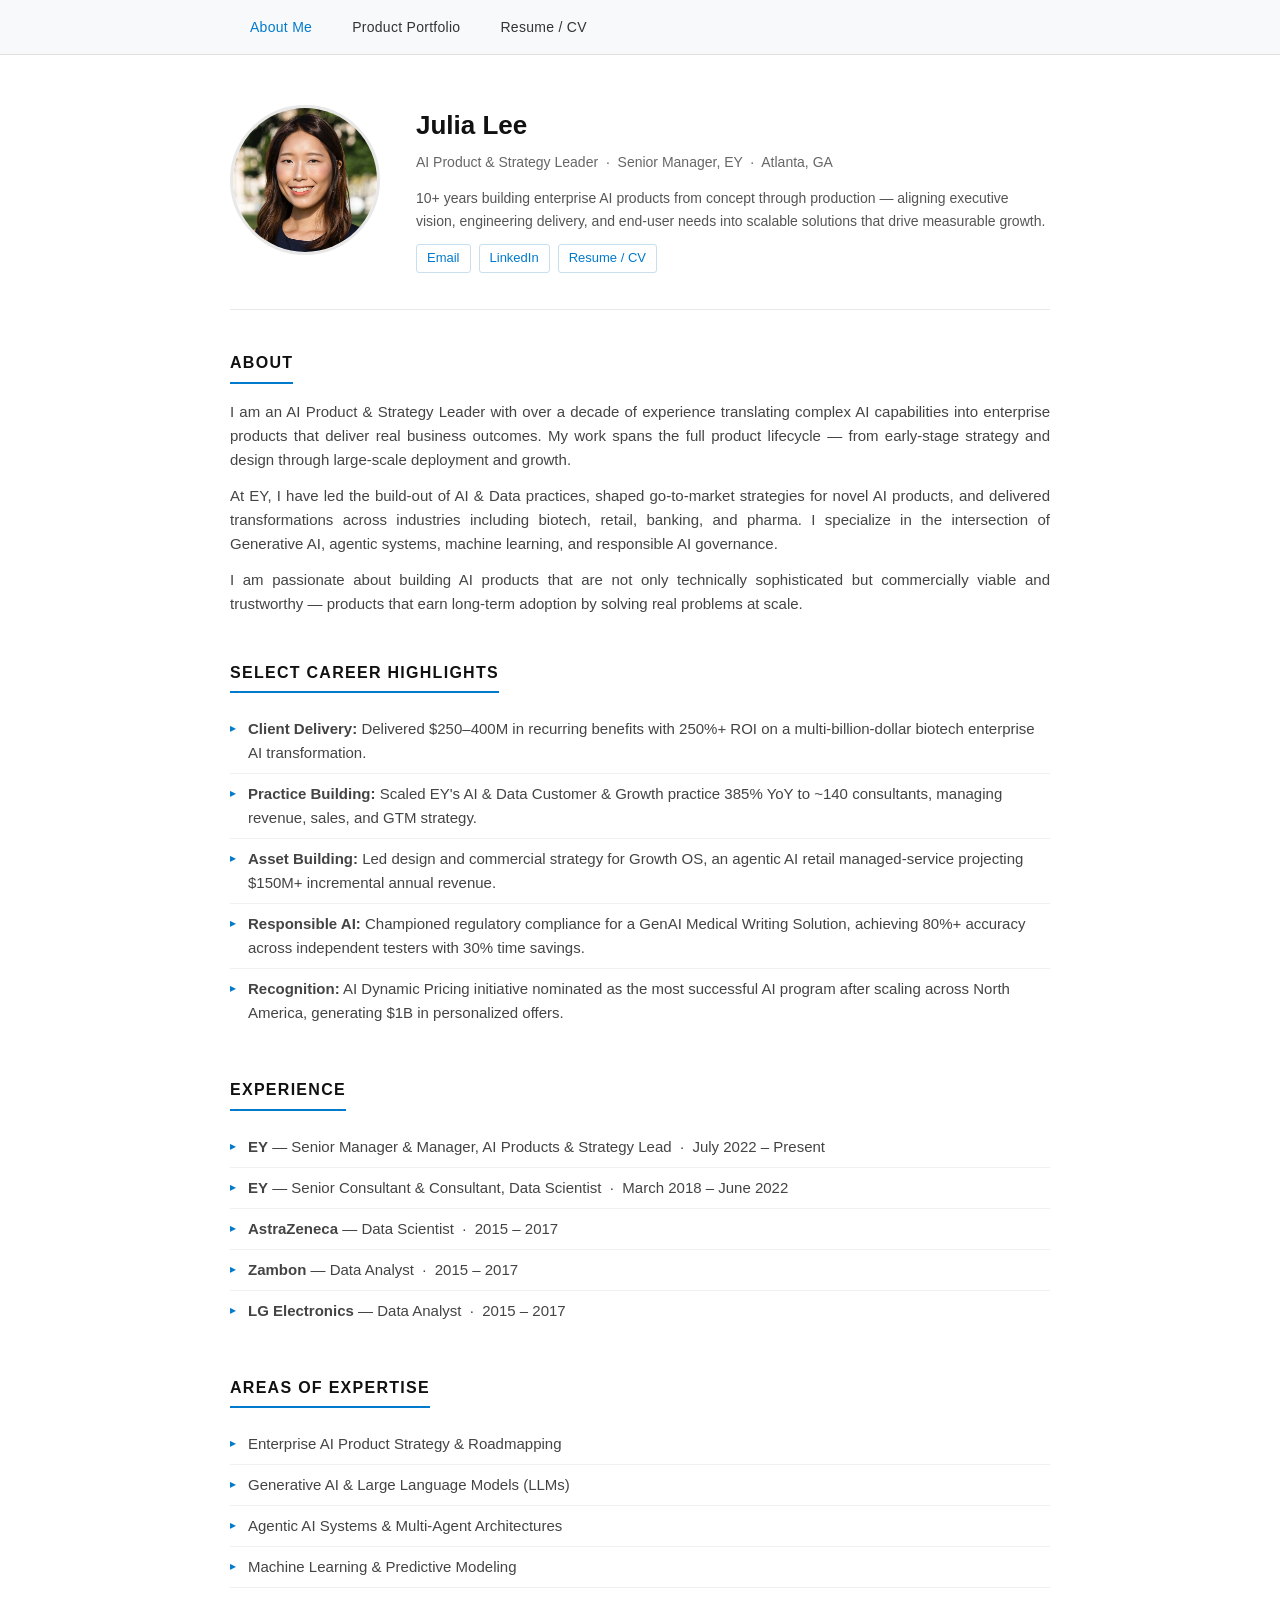
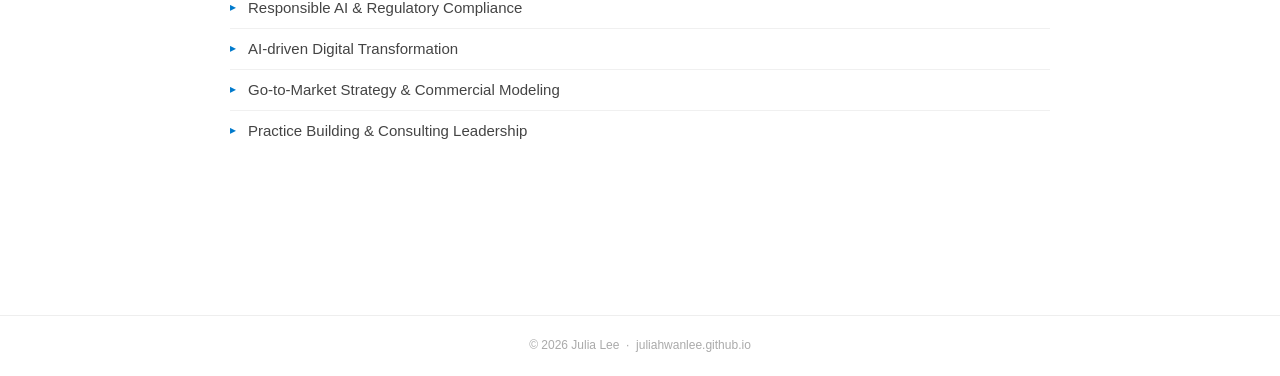
<file: index.html>
<!DOCTYPE html>
<html lang="en">
<head>
  <meta charset="UTF-8" />
  <meta name="viewport" content="width=device-width, initial-scale=1.0" />
  <title>Julia Lee</title>
  <link rel="stylesheet" href="style.css" />
</head>
<body>

<nav>
  <ul>
    <li><a href="index.html" class="active">About Me</a></li>
    <li><a href="portfolio.html">Product Portfolio</a></li>
    <li><a href="resume.html">Resume / CV</a></li>
  </ul>
</nav>

<div class="container">

  <div class="page-header">
    <img src="headshot.jpeg" alt="Julia Lee" />
    <div class="page-header-text">
      <h1>Julia Lee</h1>
      <div class="title">AI Product &amp; Strategy Leader &nbsp;·&nbsp; Senior Manager, EY &nbsp;·&nbsp; Atlanta, GA</div>
      <p style="font-size:14px; color:#555; text-align:left; margin-bottom:0;">
        10+ years building enterprise AI products from concept through production — aligning executive vision, engineering delivery, and end-user needs into scalable solutions that drive measurable growth.
      </p>
      <div class="contact-links">
        <a href="mailto:juliahwanlee@gmail.com">Email</a>
        <a href="https://linkedin.com/in/juliahwanlee" target="_blank">LinkedIn</a>
        <a href="resume.html">Resume / CV</a>
      </div>
    </div>
  </div>

  <section>
    <h2>About</h2>
    <p>
      I am an AI Product &amp; Strategy Leader with over a decade of experience translating complex AI capabilities into enterprise products that deliver real business outcomes. My work spans the full product lifecycle — from early-stage strategy and design through large-scale deployment and growth.
    </p>
    <p>
      At EY, I have led the build-out of AI &amp; Data practices, shaped go-to-market strategies for novel AI products, and delivered transformations across industries including biotech, retail, banking, and pharma. I specialize in the intersection of Generative AI, agentic systems, machine learning, and responsible AI governance.
    </p>
    <p>
      I am passionate about building AI products that are not only technically sophisticated but commercially viable and trustworthy — products that earn long-term adoption by solving real problems at scale.
    </p>
  </section>

  <section>
    <h2>Select Career Highlights</h2>
    <ul class="highlights">
      <li><strong>Client Delivery:</strong> Delivered $250–400M in recurring benefits with 250%+ ROI on a multi-billion-dollar biotech enterprise AI transformation.</li>
      <li><strong>Practice Building:</strong> Scaled EY's AI &amp; Data Customer &amp; Growth practice 385% YoY to ~140 consultants, managing revenue, sales, and GTM strategy.</li>
      <li><strong>Asset Building:</strong> Led design and commercial strategy for Growth OS, an agentic AI retail managed-service projecting $150M+ incremental annual revenue.</li>
      <li><strong>Responsible AI:</strong> Championed regulatory compliance for a GenAI Medical Writing Solution, achieving 80%+ accuracy across independent testers with 30% time savings.</li>
      <li><strong>Recognition:</strong> AI Dynamic Pricing initiative nominated as the most successful AI program after scaling across North America, generating $1B in personalized offers.</li>
    </ul>
  </section>

  <section>
    <h2>Experience</h2>
    <ul class="highlights">
      <li><strong>EY</strong> — Senior Manager &amp; Manager, AI Products &amp; Strategy Lead &nbsp;·&nbsp; July 2022 – Present</li>
      <li><strong>EY</strong> — Senior Consultant &amp; Consultant, Data Scientist &nbsp;·&nbsp; March 2018 – June 2022</li>
      <li><strong>AstraZeneca</strong> — Data Scientist &nbsp;·&nbsp; 2015 – 2017</li>
      <li><strong>Zambon</strong> — Data Analyst &nbsp;·&nbsp; 2015 – 2017</li>
      <li><strong>LG Electronics</strong> — Data Analyst &nbsp;·&nbsp; 2015 – 2017</li>
    </ul>
  </section>

  <section>
    <h2>Areas of Expertise</h2>
    <ul class="highlights">
      <li>Enterprise AI Product Strategy &amp; Roadmapping</li>
      <li>Generative AI &amp; Large Language Models (LLMs)</li>
      <li>Agentic AI Systems &amp; Multi-Agent Architectures</li>
      <li>Machine Learning &amp; Predictive Modeling</li>
      <li>Responsible AI &amp; Regulatory Compliance</li>
      <li>AI-driven Digital Transformation</li>
      <li>Go-to-Market Strategy &amp; Commercial Modeling</li>
      <li>Practice Building &amp; Consulting Leadership</li>
    </ul>
  </section>

</div>

<footer>
  &copy; 2026 Julia Lee &nbsp;·&nbsp; juliahwanlee.github.io
</footer>

</body>
</html>
</file>
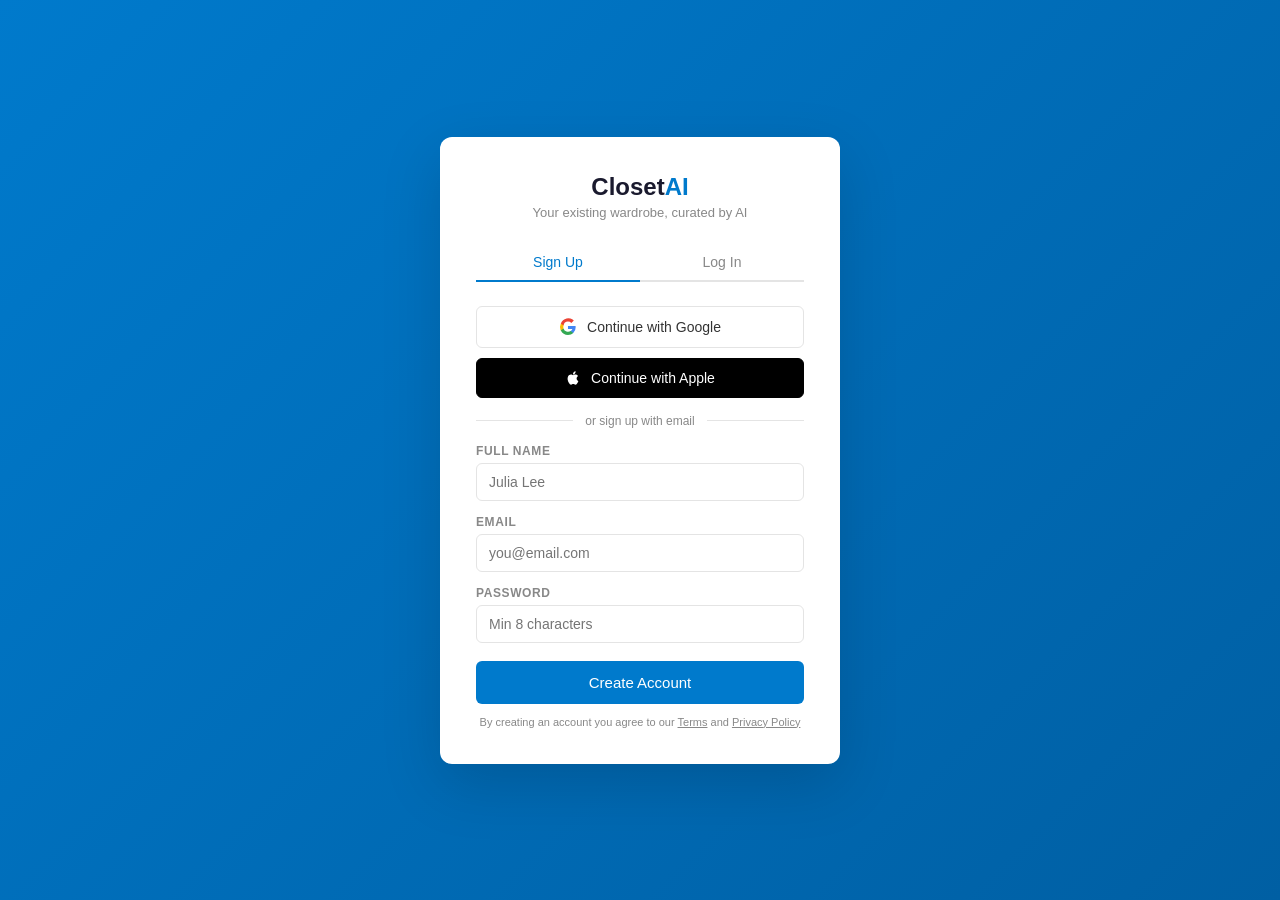
<file: app/index.html>
<!DOCTYPE html>
<html lang="en">
<head>
  <meta charset="UTF-8" />
  <meta name="viewport" content="width=device-width, initial-scale=1.0" />
  <title>ClosetAI — AI Stylist From Your Closet</title>
  <style>
    /* ── RESET & BASE ── */
    *, *::before, *::after { margin: 0; padding: 0; box-sizing: border-box; }
    :root {
      --blue: #007acc;
      --blue-dark: #005fa3;
      --blue-light: #eaf4fb;
      --navy: #1a1a2e;
      --green: #2e7d32;
      --text: #333;
      --muted: #888;
      --border: #e4e4e4;
      --bg: #f5f5f5;
      --white: #fff;
      --radius: 8px;
    }
    body {
      font-family: "Helvetica Neue", Helvetica, Arial, sans-serif;
      background: var(--bg);
      color: var(--text);
      min-height: 100vh;
      font-size: 15px;
    }
    input, button, select, textarea { font-family: inherit; }

    /* ── SCREENS ── */
    .screen { display: none; min-height: 100vh; }
    .screen.active { display: flex; flex-direction: column; }

    /* ── APP HEADER ── */
    .app-header {
      background: var(--white);
      border-bottom: 1px solid var(--border);
      padding: 0 24px;
      height: 56px;
      display: flex;
      align-items: center;
      justify-content: space-between;
      flex-shrink: 0;
      position: sticky;
      top: 0;
      z-index: 50;
    }
    .logo { font-size: 18px; font-weight: 700; color: var(--navy); }
    .logo span { color: var(--blue); }
    .header-nav { display: flex; align-items: center; gap: 8px; }
    .nav-btn {
      background: none;
      border: none;
      color: var(--muted);
      font-size: 13px;
      cursor: pointer;
      padding: 6px 10px;
      border-radius: 4px;
      transition: color 0.2s;
    }
    .nav-btn:hover { color: var(--blue); }
    .nav-btn.active { color: var(--blue); font-weight: 600; }

    /* ── BUTTONS ── */
    .btn {
      display: inline-flex; align-items: center; justify-content: center; gap: 8px;
      padding: 10px 20px; border-radius: 6px; font-size: 14px; font-weight: 500;
      cursor: pointer; border: none; transition: background 0.2s, transform 0.1s;
      text-decoration: none; white-space: nowrap;
    }
    .btn:active { transform: scale(0.98); }
    .btn-primary { background: var(--blue); color: var(--white); }
    .btn-primary:hover { background: var(--blue-dark); }
    .btn-secondary { background: var(--white); color: var(--blue); border: 1px solid var(--blue); }
    .btn-secondary:hover { background: var(--blue-light); }
    .btn-ghost { background: none; color: var(--muted); border: 1px solid var(--border); }
    .btn-ghost:hover { border-color: var(--muted); color: var(--text); }
    .btn-lg { padding: 13px 28px; font-size: 15px; }
    .btn-full { width: 100%; }
    .btn-oauth {
      background: var(--white); border: 1px solid var(--border); color: var(--text);
      padding: 11px 20px; border-radius: 6px; font-size: 14px; font-weight: 500;
      cursor: pointer; display: flex; align-items: center; justify-content: center;
      gap: 10px; transition: box-shadow 0.2s;
    }
    .btn-oauth:hover { box-shadow: 0 2px 8px rgba(0,0,0,0.1); }
    .btn-oauth.apple { background: #000; color: #fff; border-color: #000; }

    /* ── FORMS ── */
    .form-group { margin-bottom: 14px; }
    .form-group label { display: block; font-size: 12px; font-weight: 600; color: var(--muted); margin-bottom: 5px; text-transform: uppercase; letter-spacing: 0.05em; }
    .form-group input {
      width: 100%; padding: 10px 12px; border: 1px solid var(--border);
      border-radius: 6px; font-size: 14px; outline: none; transition: border-color 0.2s;
    }
    .form-group input:focus { border-color: var(--blue); }

    /* ── DIVIDER ── */
    .divider { display: flex; align-items: center; gap: 12px; margin: 16px 0; color: var(--muted); font-size: 12px; }
    .divider::before, .divider::after { content: ''; flex: 1; height: 1px; background: var(--border); }

    /* ── CARDS ── */
    .card {
      background: var(--white); border: 1px solid var(--border);
      border-radius: var(--radius); padding: 20px;
    }

    /* ── TAGS ── */
    .tag {
      display: inline-block; background: var(--blue-light); color: var(--blue);
      font-size: 11px; padding: 2px 8px; border-radius: 3px; font-weight: 500;
    }

    /* ───────────────────────────────────────────
       SCREEN 1: AUTH
    ─────────────────────────────────────────── */
    #screen-auth {
      background: linear-gradient(135deg, #007acc 0%, #005fa3 100%);
      align-items: center;
      justify-content: center;
      padding: 24px;
    }
    .auth-box {
      background: var(--white);
      border-radius: 12px;
      padding: 36px;
      width: 100%;
      max-width: 400px;
      box-shadow: 0 20px 60px rgba(0,0,0,0.15);
    }
    .auth-logo { text-align: center; margin-bottom: 24px; }
    .auth-logo .logo-big { font-size: 24px; font-weight: 700; color: var(--navy); }
    .auth-logo .logo-big span { color: var(--blue); }
    .auth-logo p { font-size: 13px; color: var(--muted); margin-top: 4px; }
    .auth-tabs { display: flex; border-bottom: 2px solid var(--border); margin-bottom: 24px; }
    .auth-tab {
      flex: 1; text-align: center; padding: 10px; font-size: 14px; font-weight: 500;
      cursor: pointer; color: var(--muted); border-bottom: 2px solid transparent;
      margin-bottom: -2px; transition: color 0.2s;
    }
    .auth-tab.active { color: var(--blue); border-bottom-color: var(--blue); }

    /* ───────────────────────────────────────────
       SCREEN 2: POST-LOGIN BANNER
    ─────────────────────────────────────────── */
    #screen-connect { background: var(--white); }
    .connect-hero {
      background: linear-gradient(135deg, #007acc 0%, #005fa3 100%);
      color: white; padding: 60px 24px; text-align: center;
    }
    .connect-hero h1 { font-size: 28px; font-weight: 700; margin-bottom: 10px; }
    .connect-hero p { font-size: 15px; opacity: 0.88; max-width: 480px; margin: 0 auto; line-height: 1.6; }
    .connect-body { max-width: 600px; margin: 40px auto; padding: 0 24px; }
    .connect-banner {
      border: 2px solid var(--blue); border-radius: var(--radius);
      padding: 24px; background: var(--blue-light); margin-bottom: 28px;
    }
    .connect-banner h3 { font-size: 15px; font-weight: 600; color: var(--navy); margin-bottom: 6px; }
    .connect-banner p { font-size: 13px; color: #555; line-height: 1.55; margin-bottom: 16px; }
    .connect-banner-btns { display: flex; gap: 10px; flex-wrap: wrap; }

    /* ───────────────────────────────────────────
       SCREEN 3: BRAND SELECTION
    ─────────────────────────────────────────── */
    #screen-brands { background: var(--white); }
    .setup-header {
      padding: 32px 24px 20px;
      max-width: 760px; margin: 0 auto; width: 100%;
    }
    .setup-header .step-label { font-size: 12px; color: var(--muted); font-weight: 600; text-transform: uppercase; letter-spacing: 0.06em; margin-bottom: 6px; }
    .setup-header h1 { font-size: 22px; font-weight: 700; color: var(--navy); margin-bottom: 6px; }
    .setup-header p { font-size: 14px; color: var(--muted); }
    .progress-bar { height: 4px; background: var(--border); border-radius: 2px; margin: 16px 0 0; }
    .progress-bar-fill { height: 100%; background: var(--blue); border-radius: 2px; transition: width 0.3s; }
    .brand-search-wrap { max-width: 760px; margin: 0 auto; padding: 0 24px 16px; }
    .brand-search-wrap input {
      width: 100%; padding: 10px 14px; border: 1px solid var(--border);
      border-radius: 6px; font-size: 14px; outline: none;
    }
    .brand-search-wrap input:focus { border-color: var(--blue); }
    .brand-group { max-width: 760px; margin: 0 auto; padding: 0 24px 24px; }
    .brand-group-label { font-size: 11px; font-weight: 600; color: var(--muted); text-transform: uppercase; letter-spacing: 0.06em; margin-bottom: 10px; }
    .brand-grid { display: flex; flex-wrap: wrap; gap: 10px; margin-bottom: 24px; }
    .brand-tile {
      display: flex; align-items: center; gap: 10px;
      border: 1.5px solid var(--border); border-radius: 8px;
      padding: 10px 14px; cursor: pointer; transition: all 0.15s;
      background: var(--white); min-width: 140px;
    }
    .brand-tile:hover { border-color: var(--blue); background: var(--blue-light); }
    .brand-tile.selected { border-color: var(--blue); background: var(--blue-light); }
    .brand-tile.selected .brand-check { opacity: 1; }
    .brand-avatar {
      width: 32px; height: 32px; border-radius: 50%;
      display: flex; align-items: center; justify-content: center;
      font-size: 11px; font-weight: 700; color: white; flex-shrink: 0;
    }
    .brand-name { font-size: 13px; font-weight: 500; }
    .brand-check { opacity: 0; color: var(--blue); font-size: 14px; margin-left: auto; transition: opacity 0.15s; }
    .setup-footer {
      position: sticky; bottom: 0; background: var(--white);
      border-top: 1px solid var(--border); padding: 14px 24px;
      display: flex; align-items: center; justify-content: space-between;
    }
    .selected-count { font-size: 13px; color: var(--muted); }
    .selected-count strong { color: var(--blue); }

    /* ───────────────────────────────────────────
       SCREEN 4: CONNECTING
    ─────────────────────────────────────────── */
    #screen-connecting {
      align-items: center; justify-content: center;
      background: var(--white); padding: 40px 24px;
    }
    .connecting-box { text-align: center; max-width: 400px; }
    .connecting-box h2 { font-size: 20px; font-weight: 700; margin-bottom: 8px; color: var(--navy); }
    .connecting-box p { font-size: 14px; color: var(--muted); margin-bottom: 32px; line-height: 1.6; }
    .retailer-status-list { text-align: left; width: 100%; margin-bottom: 32px; }
    .retailer-status {
      display: flex; align-items: center; gap: 12px;
      padding: 12px 0; border-bottom: 1px solid var(--border);
    }
    .retailer-status:last-child { border-bottom: none; }
    .retailer-status .brand-avatar { width: 36px; height: 36px; }
    .retailer-status-text { flex: 1; }
    .retailer-status-text .name { font-size: 14px; font-weight: 500; }
    .retailer-status-text .status-line { font-size: 12px; color: var(--muted); }
    .status-icon { font-size: 18px; }
    .spinner {
      width: 20px; height: 20px; border: 2px solid var(--border);
      border-top-color: var(--blue); border-radius: 50%;
      animation: spin 0.8s linear infinite;
    }
    @keyframes spin { to { transform: rotate(360deg); } }

    /* ───────────────────────────────────────────
       SCREEN 5: CLOSET
    ─────────────────────────────────────────── */
    #screen-closet { background: var(--bg); }
    .closet-header {
      background: var(--white); border-bottom: 1px solid var(--border);
      padding: 20px 24px 0; position: sticky; top: 56px; z-index: 40;
    }
    .closet-header-top {
      display: flex; align-items: center; justify-content: space-between; margin-bottom: 14px;
    }
    .closet-header-top h2 { font-size: 18px; font-weight: 700; color: var(--navy); }
    .closet-header-top .item-count { font-size: 13px; color: var(--muted); }
    .category-tabs { display: flex; gap: 4px; overflow-x: auto; padding-bottom: 0; }
    .cat-tab {
      padding: 8px 14px; font-size: 13px; font-weight: 500; color: var(--muted);
      border-bottom: 2px solid transparent; cursor: pointer; white-space: nowrap;
      transition: color 0.15s; background: none; border-top: none; border-left: none; border-right: none;
    }
    .cat-tab.active { color: var(--blue); border-bottom-color: var(--blue); }
    .closet-body { max-width: 900px; margin: 0 auto; padding: 24px; }
    .closet-grid {
      display: grid; grid-template-columns: repeat(auto-fill, minmax(150px, 1fr)); gap: 14px;
    }
    .closet-item {
      background: var(--white); border: 1px solid var(--border); border-radius: var(--radius);
      overflow: hidden; cursor: pointer; transition: box-shadow 0.2s;
    }
    .closet-item:hover { box-shadow: 0 4px 16px rgba(0,0,0,0.08); }
    .item-image {
      width: 100%; aspect-ratio: 3/4; display: flex; align-items: center;
      justify-content: center; font-size: 36px; background: #f8f8f8;
    }
    .item-info { padding: 10px; }
    .item-info .item-name { font-size: 12px; font-weight: 600; color: var(--text); margin-bottom: 2px; white-space: nowrap; overflow: hidden; text-overflow: ellipsis; }
    .item-info .item-brand { font-size: 11px; color: var(--muted); }
    .item-color-dot { display: inline-block; width: 10px; height: 10px; border-radius: 50%; border: 1px solid rgba(0,0,0,0.1); margin-left: 4px; vertical-align: middle; }
    .add-item-btn {
      background: var(--white); border: 2px dashed var(--border); border-radius: var(--radius);
      display: flex; flex-direction: column; align-items: center; justify-content: center;
      gap: 6px; cursor: pointer; aspect-ratio: 3/4; color: var(--muted);
      font-size: 13px; transition: border-color 0.2s;
    }
    .add-item-btn:hover { border-color: var(--blue); color: var(--blue); }
    .add-item-btn .plus { font-size: 24px; }
    .generate-cta {
      position: fixed; bottom: 0; left: 0; right: 0;
      background: var(--white); border-top: 1px solid var(--border);
      padding: 14px 24px; display: flex; align-items: center; justify-content: space-between; gap: 12px;
    }
    .generate-cta p { font-size: 13px; color: var(--muted); }
    .generate-cta strong { color: var(--text); }

    /* ───────────────────────────────────────────
       SCREEN 6: OUTFIT GENERATION (CONTEXT)
    ─────────────────────────────────────────── */
    #screen-generate { background: var(--bg); }
    .generate-body { max-width: 560px; margin: 0 auto; padding: 32px 24px 120px; }
    .generate-body h2 { font-size: 20px; font-weight: 700; color: var(--navy); margin-bottom: 6px; }
    .generate-body .subtitle { font-size: 14px; color: var(--muted); margin-bottom: 28px; }
    .context-card { background: var(--white); border: 1px solid var(--border); border-radius: var(--radius); padding: 20px; margin-bottom: 16px; }
    .context-card h3 { font-size: 13px; font-weight: 600; color: var(--muted); text-transform: uppercase; letter-spacing: 0.06em; margin-bottom: 14px; }
    .weather-display { display: flex; align-items: center; gap: 16px; }
    .weather-icon { font-size: 40px; }
    .weather-info .temp { font-size: 28px; font-weight: 700; color: var(--navy); }
    .weather-info .condition { font-size: 13px; color: var(--muted); }
    .weather-info .location { font-size: 12px; color: var(--muted); }
    .occasion-grid { display: grid; grid-template-columns: repeat(3, 1fr); gap: 8px; }
    .occasion-tile {
      border: 1.5px solid var(--border); border-radius: 6px; padding: 12px 8px;
      text-align: center; cursor: pointer; transition: all 0.15s;
    }
    .occasion-tile:hover { border-color: var(--blue); background: var(--blue-light); }
    .occasion-tile.selected { border-color: var(--blue); background: var(--blue-light); }
    .occasion-tile .occ-icon { font-size: 22px; margin-bottom: 4px; }
    .occasion-tile .occ-label { font-size: 12px; font-weight: 500; color: var(--text); }
    .style-chips { display: flex; flex-wrap: wrap; gap: 8px; }
    .style-chip {
      padding: 6px 14px; border-radius: 20px; font-size: 13px; font-weight: 500;
      border: 1.5px solid var(--border); cursor: pointer; transition: all 0.15s; background: var(--white);
    }
    .style-chip:hover { border-color: var(--blue); }
    .style-chip.selected { border-color: var(--blue); background: var(--blue-light); color: var(--blue); }
    .generate-footer {
      position: fixed; bottom: 0; left: 0; right: 0;
      background: var(--white); border-top: 1px solid var(--border);
      padding: 14px 24px;
    }

    /* ───────────────────────────────────────────
       SCREEN 7: LOADING
    ─────────────────────────────────────────── */
    #screen-loading {
      background: var(--white); align-items: center; justify-content: center; flex-direction: column;
    }
    .loading-content { text-align: center; }
    .loading-spinner {
      width: 56px; height: 56px; border: 4px solid var(--border);
      border-top-color: var(--blue); border-radius: 50%;
      animation: spin 1s linear infinite; margin: 0 auto 24px;
    }
    .loading-content h2 { font-size: 18px; font-weight: 700; color: var(--navy); margin-bottom: 8px; }
    .loading-content p { font-size: 14px; color: var(--muted); }
    .loading-steps { margin-top: 28px; text-align: left; }
    .loading-step { display: flex; align-items: center; gap: 10px; padding: 8px 0; font-size: 13px; color: var(--muted); }
    .loading-step.done { color: var(--green); }
    .loading-step.active { color: var(--blue); font-weight: 500; }
    .step-dot { width: 8px; height: 8px; border-radius: 50%; background: var(--border); flex-shrink: 0; }
    .loading-step.done .step-dot { background: var(--green); }
    .loading-step.active .step-dot { background: var(--blue); }

    /* ───────────────────────────────────────────
       SCREEN 8: OUTFIT RESULTS
    ─────────────────────────────────────────── */
    #screen-outfits { background: var(--bg); }
    .outfits-header {
      background: var(--white); border-bottom: 1px solid var(--border);
      padding: 16px 24px; display: flex; align-items: center; justify-content: space-between;
    }
    .outfits-header h2 { font-size: 18px; font-weight: 700; color: var(--navy); }
    .outfits-header .regen-btn {
      background: none; border: 1px solid var(--border); color: var(--muted);
      padding: 6px 12px; border-radius: 5px; font-size: 13px; cursor: pointer; transition: all 0.15s;
    }
    .outfits-header .regen-btn:hover { border-color: var(--blue); color: var(--blue); }
    .outfit-tabs { display: flex; gap: 8px; padding: 16px 24px 0; overflow-x: auto; background: var(--white); border-bottom: 1px solid var(--border); }
    .outfit-tab {
      padding: 8px 16px; border-radius: 6px 6px 0 0; font-size: 13px; font-weight: 500;
      cursor: pointer; color: var(--muted); border: 1px solid transparent;
      border-bottom: none; white-space: nowrap; background: none; transition: all 0.15s;
    }
    .outfit-tab.active { color: var(--blue); border-color: var(--border); border-bottom: 1px solid var(--white); background: var(--white); margin-bottom: -1px; }
    .outfits-body { max-width: 700px; margin: 0 auto; padding: 24px 24px 100px; }
    .outfit-panel { display: none; }
    .outfit-panel.active { display: block; }
    .outfit-palette-bar { display: flex; gap: 0; border-radius: 8px; overflow: hidden; margin-bottom: 20px; height: 48px; }
    .palette-swatch { flex: 1; }
    .palette-info { display: flex; align-items: center; justify-content: space-between; margin-bottom: 16px; }
    .palette-name { font-size: 16px; font-weight: 700; color: var(--navy); }
    .occasion-badge { font-size: 12px; padding: 3px 10px; border-radius: 10px; background: var(--blue-light); color: var(--blue); font-weight: 500; }
    .styling-note { font-size: 13px; color: #555; line-height: 1.6; padding: 14px; background: var(--white); border-left: 3px solid var(--blue); border-radius: 0 6px 6px 0; margin-bottom: 20px; font-style: italic; }
    .outfit-slots { display: flex; flex-direction: column; gap: 10px; margin-bottom: 20px; }
    .outfit-slot {
      background: var(--white); border: 1px solid var(--border); border-radius: var(--radius);
      display: flex; align-items: center; gap: 14px; padding: 12px 14px;
    }
    .slot-icon { font-size: 28px; width: 44px; height: 44px; background: var(--bg); border-radius: 8px; display: flex; align-items: center; justify-content: center; flex-shrink: 0; }
    .slot-info { flex: 1; }
    .slot-type { font-size: 11px; color: var(--muted); font-weight: 600; text-transform: uppercase; letter-spacing: 0.05em; }
    .slot-item { font-size: 14px; font-weight: 500; color: var(--text); }
    .slot-brand { font-size: 12px; color: var(--muted); }
    .slot-color { width: 16px; height: 16px; border-radius: 50%; border: 1px solid rgba(0,0,0,0.1); flex-shrink: 0; }
    .slot-suggestion {
      background: #fff9f0; border: 1px dashed #f0a040; border-radius: var(--radius);
      display: flex; align-items: center; gap: 14px; padding: 12px 14px;
    }
    .slot-suggestion .slot-type { color: #b36000; }
    .slot-suggestion .slot-item { color: #b36000; }
    .slot-suggestion .shop-btn {
      font-size: 12px; padding: 4px 10px; background: #f0a040; color: white;
      border: none; border-radius: 4px; cursor: pointer; font-weight: 500; white-space: nowrap;
    }
    .suggestion-section { margin-top: 20px; }
    .suggestion-section h3 { font-size: 13px; font-weight: 600; color: var(--muted); text-transform: uppercase; letter-spacing: 0.06em; margin-bottom: 12px; }
    .suggestion-cards { display: grid; grid-template-columns: repeat(2, 1fr); gap: 12px; }
    .suggestion-card { background: var(--white); border: 1px solid var(--border); border-radius: var(--radius); padding: 14px; }
    .suggestion-card .s-image { font-size: 28px; margin-bottom: 8px; }
    .suggestion-card .s-name { font-size: 13px; font-weight: 600; margin-bottom: 2px; }
    .suggestion-card .s-brand { font-size: 11px; color: var(--muted); margin-bottom: 6px; }
    .suggestion-card .s-price { font-size: 13px; font-weight: 700; color: var(--text); margin-bottom: 10px; }
    .suggestion-card .s-btn { width: 100%; text-align: center; }
    .wishlist-btn { background: none; border: none; font-size: 20px; cursor: pointer; padding: 4px; }

    /* RESPONSIVE */
    @media (max-width: 480px) {
      .auth-box { padding: 24px; }
      .occasion-grid { grid-template-columns: repeat(2, 1fr); }
      .suggestion-cards { grid-template-columns: 1fr; }
      .closet-grid { grid-template-columns: repeat(auto-fill, minmax(130px, 1fr)); }
    }
  </style>
</head>
<body>

<!-- ══════════════════════════════════════
     SCREEN 1: AUTH
══════════════════════════════════════ -->
<div id="screen-auth" class="screen active">
  <div class="auth-box">
    <div class="auth-logo">
      <div class="logo-big">Closet<span>AI</span></div>
      <p>Your existing wardrobe, curated by AI</p>
    </div>

    <div class="auth-tabs">
      <div class="auth-tab active" onclick="switchAuthTab('signup')">Sign Up</div>
      <div class="auth-tab" onclick="switchAuthTab('login')">Log In</div>
    </div>

    <div id="form-signup">
      <button class="btn-oauth btn-full" onclick="demoLogin()">
        <svg width="18" height="18" viewBox="0 0 18 18"><path fill="#4285F4" d="M16.51 8H8.98v3h4.3c-.18 1-.74 1.48-1.6 2.04v2.01h2.6a7.8 7.8 0 0 0 2.38-5.88c0-.57-.05-.66-.15-1.18z"/><path fill="#34A853" d="M8.98 17c2.16 0 3.97-.72 5.3-1.94l-2.6-2.04a4.8 4.8 0 0 1-7.18-2.54H1.83v2.07A8 8 0 0 0 8.98 17z"/><path fill="#FBBC05" d="M4.5 10.48A4.8 4.8 0 0 1 4.5 7.5V5.43H1.83a8 8 0 0 0 0 7.14L4.5 10.48z"/><path fill="#EA4335" d="M8.98 3.58c1.32 0 2.44.45 3.35 1.35l2.5-2.5A8 8 0 0 0 1.83 5.43L4.5 7.5a4.77 4.77 0 0 1 4.48-3.92z"/></svg>
        Continue with Google
      </button>
      <button class="btn-oauth apple btn-full" style="margin-top:10px" onclick="demoLogin()">
        <svg width="16" height="16" viewBox="0 0 24 24" fill="white"><path d="M18.71 19.5c-.83 1.24-1.71 2.45-3.05 2.47-1.34.03-1.77-.79-3.29-.79-1.53 0-2 .77-3.27.82-1.31.05-2.3-1.32-3.14-2.53C4.25 17 2.94 12.45 4.7 9.39c.87-1.52 2.43-2.48 4.12-2.51 1.28-.02 2.5.87 3.29.87.78 0 2.26-1.07 3.8-.91.65.03 2.47.26 3.64 1.98-.09.06-2.17 1.28-2.15 3.81.03 3.02 2.65 4.03 2.68 4.04-.03.07-.42 1.44-1.38 2.83M13 3.5c.73-.83 1.94-1.46 2.94-1.5.13 1.17-.34 2.35-1.04 3.19-.69.85-1.83 1.51-2.95 1.42-.15-1.15.41-2.35 1.05-3.11z"/></svg>
        Continue with Apple
      </button>
      <div class="divider">or sign up with email</div>
      <div class="form-group"><label>Full Name</label><input type="text" placeholder="Julia Lee" /></div>
      <div class="form-group"><label>Email</label><input type="email" placeholder="you@email.com" /></div>
      <div class="form-group"><label>Password</label><input type="password" placeholder="Min 8 characters" /></div>
      <button class="btn btn-primary btn-full btn-lg" style="margin-top:4px" onclick="demoLogin()">Create Account</button>
      <p style="font-size:11px;color:var(--muted);text-align:center;margin-top:12px">By creating an account you agree to our <u>Terms</u> and <u>Privacy Policy</u></p>
    </div>

    <div id="form-login" style="display:none">
      <button class="btn-oauth btn-full" onclick="demoLogin()">
        <svg width="18" height="18" viewBox="0 0 18 18"><path fill="#4285F4" d="M16.51 8H8.98v3h4.3c-.18 1-.74 1.48-1.6 2.04v2.01h2.6a7.8 7.8 0 0 0 2.38-5.88c0-.57-.05-.66-.15-1.18z"/><path fill="#34A853" d="M8.98 17c2.16 0 3.97-.72 5.3-1.94l-2.6-2.04a4.8 4.8 0 0 1-7.18-2.54H1.83v2.07A8 8 0 0 0 8.98 17z"/><path fill="#FBBC05" d="M4.5 10.48A4.8 4.8 0 0 1 4.5 7.5V5.43H1.83a8 8 0 0 0 0 7.14L4.5 10.48z"/><path fill="#EA4335" d="M8.98 3.58c1.32 0 2.44.45 3.35 1.35l2.5-2.5A8 8 0 0 0 1.83 5.43L4.5 7.5a4.77 4.77 0 0 1 4.48-3.92z"/></svg>
        Continue with Google
      </button>
      <div class="divider">or log in with email</div>
      <div class="form-group"><label>Email</label><input type="email" placeholder="you@email.com" /></div>
      <div class="form-group"><label>Password</label><input type="password" placeholder="Password" /></div>
      <p style="text-align:right;font-size:12px;margin-top:-8px;margin-bottom:14px"><a href="#" style="color:var(--blue)">Forgot password?</a></p>
      <button class="btn btn-primary btn-full btn-lg" onclick="demoLogin()">Log In</button>
    </div>
  </div>
</div>

<!-- ══════════════════════════════════════
     SCREEN 2: CONNECT SHOPPING ACCOUNT
══════════════════════════════════════ -->
<div id="screen-connect" class="screen">
  <div class="connect-hero">
    <h1>Welcome to ClosetAI 👋</h1>
    <p>Let's build your digital wardrobe. First, a quick tip to get the most out of the app.</p>
  </div>
  <div class="connect-body">
    <div class="connect-banner">
      <h3>💡 Recommended: Connect your shopping account</h3>
      <p>We recommend connecting the Google or Apple account you normally use when shopping online. This allows us to securely retrieve your purchase history and build your closet automatically — so you don't have to upload each item manually.</p>
      <div class="connect-banner-btns">
        <button class="btn btn-primary" onclick="goTo('screen-brands')">Connect Shopping Account</button>
        <button class="btn btn-ghost" onclick="goTo('screen-brands')">Skip for now</button>
      </div>
    </div>
    <div style="text-align:center;color:var(--muted);font-size:13px;line-height:1.7">
      <p>🔒 Your credentials are encrypted and used solely to retrieve your purchase history.</p>
      <p>We never store retailer passwords after retrieval is complete.</p>
    </div>
  </div>
</div>

<!-- ══════════════════════════════════════
     SCREEN 3: BRAND SELECTION
══════════════════════════════════════ -->
<div id="screen-brands" class="screen">
  <div class="setup-header">
    <div class="step-label">Step 1 of 2 — Build Your Closet</div>
    <h1>Which brands do you shop?</h1>
    <p>Select all the brands you regularly buy from. We'll retrieve your purchase history automatically.</p>
    <div class="progress-bar"><div class="progress-bar-fill" style="width:50%"></div></div>
  </div>
  <div class="brand-search-wrap">
    <input type="text" id="brand-search" placeholder="🔍  Search brands..." oninput="filterBrands(this.value)" />
  </div>
  <div id="brand-list" class="brand-group">
    <!-- injected by JS -->
  </div>
  <div class="setup-footer">
    <span class="selected-count"><strong id="selected-brand-count">0</strong> brands selected</span>
    <button class="btn btn-primary" onclick="goConnect()">Connect &amp; Import →</button>
  </div>
</div>

<!-- ══════════════════════════════════════
     SCREEN 4: CONNECTING / LOADING CLOSET
══════════════════════════════════════ -->
<div id="screen-connecting" class="screen">
  <div class="connecting-box">
    <div style="font-size:48px;margin-bottom:16px">🔄</div>
    <h2>Building your closet…</h2>
    <p>We're securely connecting to your retailer accounts and importing your purchase history.</p>
    <div id="retailer-status-list" class="retailer-status-list"></div>
    <button id="view-closet-btn" class="btn btn-primary btn-full" style="display:none" onclick="goTo('screen-closet')">View My Closet →</button>
  </div>
</div>

<!-- ══════════════════════════════════════
     SCREEN 5: CLOSET VIEW
══════════════════════════════════════ -->
<div id="screen-closet" class="screen">
  <div class="app-header">
    <div class="logo">Closet<span>AI</span></div>
    <div class="header-nav">
      <button class="nav-btn active" onclick="goTo('screen-closet')">Closet</button>
      <button class="nav-btn" onclick="goTo('screen-generate')">Outfits</button>
    </div>
  </div>
  <div class="closet-header">
    <div class="closet-header-top">
      <h2>My Closet</h2>
      <span class="item-count" id="closet-count">0 items</span>
    </div>
    <div class="category-tabs" id="category-tabs"></div>
  </div>
  <div class="closet-body">
    <div class="closet-grid" id="closet-grid"></div>
  </div>
  <div class="generate-cta">
    <p>Ready to get dressed? <strong>AI Stylist is standing by.</strong></p>
    <button class="btn btn-primary" onclick="goTo('screen-generate')">✨ Generate Outfits</button>
  </div>
</div>

<!-- ══════════════════════════════════════
     SCREEN 6: GENERATE — CONTEXT INPUTS
══════════════════════════════════════ -->
<div id="screen-generate" class="screen">
  <div class="app-header">
    <div class="logo">Closet<span>AI</span></div>
    <div class="header-nav">
      <button class="nav-btn" onclick="goTo('screen-closet')">Closet</button>
      <button class="nav-btn active">Outfits</button>
    </div>
  </div>
  <div class="generate-body">
    <h2>What are you dressing for?</h2>
    <p class="subtitle">Your AI stylist will use this context to build the perfect looks from your closet.</p>

    <div class="context-card">
      <h3>Today's Weather</h3>
      <div class="weather-display">
        <div class="weather-icon">🌤️</div>
        <div class="weather-info">
          <div class="temp">68°F</div>
          <div class="condition">Partly Cloudy</div>
          <div class="location">📍 Atlanta, GA</div>
        </div>
      </div>
    </div>

    <div class="context-card">
      <h3>Occasion</h3>
      <div class="occasion-grid">
        <div class="occasion-tile selected" onclick="selectOccasion(this, 'Work')">
          <div class="occ-icon">💼</div>
          <div class="occ-label">Work</div>
        </div>
        <div class="occasion-tile" onclick="selectOccasion(this, 'Casual')">
          <div class="occ-icon">😊</div>
          <div class="occ-label">Casual</div>
        </div>
        <div class="occasion-tile" onclick="selectOccasion(this, 'Evening')">
          <div class="occ-icon">🌙</div>
          <div class="occ-label">Evening</div>
        </div>
        <div class="occasion-tile" onclick="selectOccasion(this, 'Formal')">
          <div class="occ-icon">✨</div>
          <div class="occ-label">Formal</div>
        </div>
        <div class="occasion-tile" onclick="selectOccasion(this, 'Active')">
          <div class="occ-icon">🏃</div>
          <div class="occ-label">Active</div>
        </div>
        <div class="occasion-tile" onclick="selectOccasion(this, 'Travel')">
          <div class="occ-icon">✈️</div>
          <div class="occ-label">Travel</div>
        </div>
      </div>
    </div>

    <div class="context-card">
      <h3>Style Vibe (optional)</h3>
      <div class="style-chips">
        <div class="style-chip selected" onclick="toggleChip(this)">Classic</div>
        <div class="style-chip" onclick="toggleChip(this)">Minimalist</div>
        <div class="style-chip" onclick="toggleChip(this)">Bold</div>
        <div class="style-chip" onclick="toggleChip(this)">Streetwear</div>
        <div class="style-chip" onclick="toggleChip(this)">Bohemian</div>
        <div class="style-chip" onclick="toggleChip(this)">Preppy</div>
      </div>
    </div>
  </div>

  <div class="generate-footer">
    <button class="btn btn-primary btn-full btn-lg" onclick="startGeneration()">
      ✨ Style Me Now
    </button>
  </div>
</div>

<!-- ══════════════════════════════════════
     SCREEN 7: AI LOADING
══════════════════════════════════════ -->
<div id="screen-loading" class="screen">
  <div class="loading-content">
    <div class="loading-spinner"></div>
    <h2>Your AI Stylist is working…</h2>
    <p>Analyzing your closet and building your looks</p>
    <div class="loading-steps">
      <div class="loading-step done" id="lstep-1"><div class="step-dot"></div> Reading your closet items</div>
      <div class="loading-step active" id="lstep-2"><div class="step-dot"></div> Checking today's weather context</div>
      <div class="loading-step" id="lstep-3"><div class="step-dot"></div> Applying color theory and style rules</div>
      <div class="loading-step" id="lstep-4"><div class="step-dot"></div> Composing outfit combinations</div>
      <div class="loading-step" id="lstep-5"><div class="step-dot"></div> Generating color palettes</div>
    </div>
  </div>
</div>

<!-- ══════════════════════════════════════
     SCREEN 8: OUTFIT RESULTS
══════════════════════════════════════ -->
<div id="screen-outfits" class="screen">
  <div class="app-header">
    <div class="logo">Closet<span>AI</span></div>
    <div class="header-nav">
      <button class="nav-btn" onclick="goTo('screen-closet')">Closet</button>
      <button class="nav-btn active">Outfits</button>
    </div>
  </div>
  <div class="outfits-header">
    <h2>Your Outfits ✨</h2>
    <button class="regen-btn" onclick="startGeneration()">↻ Regenerate</button>
  </div>
  <div class="outfit-tabs" id="outfit-tabs"></div>
  <div class="outfits-body" id="outfits-body"></div>
</div>

<script>
// ══════════════════════════════════════
// DATA
// ══════════════════════════════════════
const BRANDS = [
  { name: 'Zara', color: '#000', category: 'High Street' },
  { name: 'H&M', color: '#E50010', category: 'High Street' },
  { name: 'ASOS', color: '#2A6EBB', category: 'High Street' },
  { name: 'Mango', color: '#B8860B', category: 'High Street' },
  { name: 'Uniqlo', color: '#E40026', category: 'High Street' },
  { name: 'Gap', color: '#002664', category: 'High Street' },
  { name: 'COS', color: '#1A1A1A', category: 'Contemporary' },
  { name: '& Other Stories', color: '#8B6888', category: 'Contemporary' },
  { name: 'Madewell', color: '#4A7C59', category: 'Contemporary' },
  { name: 'J.Crew', color: '#003087', category: 'Contemporary' },
  { name: 'Club Monaco', color: '#2C2C2C', category: 'Contemporary' },
  { name: 'Banana Republic', color: '#5C4033', category: 'Contemporary' },
  { name: 'Reformation', color: '#C13B3B', category: 'Contemporary' },
  { name: 'Anthropologie', color: '#B07040', category: 'Contemporary' },
  { name: 'Free People', color: '#7A8C6E', category: 'Contemporary' },
  { name: 'Nike', color: '#111', category: 'Athleisure' },
  { name: 'Lululemon', color: '#97233F', category: 'Athleisure' },
  { name: 'New Balance', color: '#CF4520', category: 'Athleisure' },
  { name: 'Adidas', color: '#000', category: 'Athleisure' },
  { name: 'Net-a-Porter', color: '#1A1A1A', category: 'Luxury' },
  { name: 'Saks Fifth Avenue', color: '#000080', category: 'Luxury' },
  { name: 'Nordstrom', color: '#001E62', category: 'Luxury' },
];

const CLOSET_ITEMS = [
  { id: 1,  name: 'White Button-Down',     brand: 'Zara',         category: 'Tops',        emoji: '👔', color: '#FFFFFF', colorName: 'White' },
  { id: 2,  name: 'Black Turtleneck',      brand: 'COS',          category: 'Tops',        emoji: '🖤', color: '#1A1A1A', colorName: 'Black' },
  { id: 3,  name: 'Striped Breton Top',    brand: 'Mango',        category: 'Tops',        emoji: '👕', color: '#F0F0F0', colorName: 'Navy Stripe' },
  { id: 4,  name: 'White Linen Shirt',     brand: 'Uniqlo',       category: 'Tops',        emoji: '👔', color: '#FAF8F3', colorName: 'Ivory' },
  { id: 5,  name: 'Cream Knit Sweater',    brand: '& Other Stories', category: 'Tops',     emoji: '🧶', color: '#F5F0E8', colorName: 'Cream' },
  { id: 6,  name: 'Dark Wash Straight Jeans', brand: 'Zara',      category: 'Bottoms',     emoji: '👖', color: '#1C3A5E', colorName: 'Dark Wash' },
  { id: 7,  name: 'Black Tailored Trousers', brand: 'COS',        category: 'Bottoms',     emoji: '🩲', color: '#1A1A1A', colorName: 'Black' },
  { id: 8,  name: 'Camel Midi Skirt',      brand: '& Other Stories', category: 'Bottoms',  emoji: '👗', color: '#C9A96E', colorName: 'Camel' },
  { id: 9,  name: 'Navy Wide-Leg Pants',   brand: 'Club Monaco',  category: 'Bottoms',     emoji: '👖', color: '#1B3A6B', colorName: 'Navy' },
  { id: 10, name: 'Black Wrap Dress',      brand: 'Reformation',  category: 'Dresses',     emoji: '👗', color: '#1A1A1A', colorName: 'Black' },
  { id: 11, name: 'Floral Midi Dress',     brand: 'Anthropologie', category: 'Dresses',    emoji: '🌸', color: '#E8D5C4', colorName: 'Blush Floral' },
  { id: 12, name: 'Camel Overcoat',        brand: '& Other Stories', category: 'Outerwear', emoji: '🧥', color: '#C9A96E', colorName: 'Camel' },
  { id: 13, name: 'Black Leather Jacket',  brand: 'Zara',         category: 'Outerwear',   emoji: '🧥', color: '#1A1A1A', colorName: 'Black' },
  { id: 14, name: 'Navy Blazer',           brand: 'J.Crew',       category: 'Outerwear',   emoji: '🧣', color: '#1B3A6B', colorName: 'Navy' },
  { id: 15, name: 'White Sneakers',        brand: 'New Balance',  category: 'Shoes',       emoji: '👟', color: '#F5F5F5', colorName: 'White' },
  { id: 16, name: 'Black Ankle Boots',     brand: 'Zara',         category: 'Shoes',       emoji: '👢', color: '#1A1A1A', colorName: 'Black' },
  { id: 17, name: 'Nude Block Heels',      brand: 'Mango',        category: 'Shoes',       emoji: '👠', color: '#D4A574', colorName: 'Nude' },
  { id: 18, name: 'Tan Loafers',           brand: 'J.Crew',       category: 'Shoes',       emoji: '👞', color: '#A0785A', colorName: 'Tan' },
  { id: 19, name: 'Gold Hoop Earrings',    brand: 'Madewell',     category: 'Accessories', emoji: '💛', color: '#C9A96E', colorName: 'Gold' },
  { id: 20, name: 'Pearl Drop Earrings',   brand: 'J.Crew',       category: 'Accessories', emoji: '⚪', color: '#F0EDE8', colorName: 'Pearl' },
  { id: 21, name: 'Layered Gold Necklace', brand: 'Madewell',     category: 'Accessories', emoji: '📿', color: '#C9A96E', colorName: 'Gold' },
  { id: 22, name: 'Black Leather Belt',    brand: 'Zara',         category: 'Accessories', emoji: '⬛', color: '#1A1A1A', colorName: 'Black' },
];

const OUTFITS = [
  {
    name: 'Monochrome Neutral',
    occasion: 'Work',
    palette: ['#F5F0E8', '#C9A96E', '#A0785A', '#8B6914', '#333'],
    note: 'A warm tonal palette that reads polished and effortless. The camel-on-ivory combination is timeless boardroom dressing — refined without trying too hard.',
    slots: [
      { type: 'Top',      itemId: 4,  icon: '👔' },
      { type: 'Bottom',   itemId: 8,  icon: '👗' },
      { type: 'Outerwear',itemId: 12, icon: '🧥' },
      { type: 'Shoes',    itemId: 18, icon: '👞' },
      { type: 'Earrings', itemId: 19, icon: '💛' },
    ],
    suggestions: [
      { name: 'Camel Cashmere Scarf', brand: 'COS', price: '$85', emoji: '🧣', tag: 'Palette Extension' },
      { name: 'Structured Tote Bag', brand: 'Mango', price: '$69', emoji: '👜', tag: 'Complete the Look' },
    ]
  },
  {
    name: 'Classic Navy',
    occasion: 'Work',
    palette: ['#1B3A6B', '#FFFFFF', '#F5F5F5', '#C8B89A', '#4A5568'],
    note: 'Nautical-inspired but grounded. The navy and white combination is universally flattering — the white sneakers keep it modern rather than uptight.',
    slots: [
      { type: 'Top',      itemId: 3,  icon: '👕' },
      { type: 'Bottom',   itemId: 9,  icon: '👖' },
      { type: 'Outerwear',itemId: 14, icon: '🧣' },
      { type: 'Shoes',    itemId: 15, icon: '👟' },
      { type: 'Earrings', itemId: 20, icon: '⚪' },
    ],
    suggestions: [
      { name: 'Navy Crossbody Bag', brand: 'Madewell', price: '$98', emoji: '👜', tag: 'Palette Match' },
      { name: 'Gold Bangle Set', brand: 'J.Crew', price: '$45', emoji: '💛', tag: 'Accessory Gap' },
    ]
  },
  {
    name: 'Minimal Black',
    occasion: 'Evening',
    palette: ['#1A1A1A', '#2D2D2D', '#C9A96E', '#FFFFFF', '#8B8B8B'],
    note: 'Head-to-toe black never fails for an evening out. The gold hoops are the only accent needed — they catch the light and elevate the whole look.',
    slots: [
      { type: 'Top',       itemId: 2,  icon: '🖤' },
      { type: 'Bottom',    itemId: 7,  icon: '🩲' },
      { type: 'Outerwear', itemId: 13, icon: '🧥' },
      { type: 'Shoes',     itemId: 16, icon: '👢' },
      { type: 'Earrings',  itemId: 19, icon: '💛' },
      { type: 'Necklace',  itemId: 21, icon: '📿' },
    ],
    suggestions: [
      { name: 'Black Mini Bag', brand: 'Zara', price: '$49', emoji: '👛', tag: 'Complete the Look' },
    ]
  },
  {
    name: 'Effortless Chic',
    occasion: 'Casual',
    palette: ['#FFFFFF', '#1C3A5E', '#D4A574', '#F5F0E8', '#4A4A4A'],
    note: 'The classic white-and-denim formula elevated with nude heels and a gold necklace. Simple but considered — looks like you made an effort without trying.',
    slots: [
      { type: 'Top',      itemId: 1,  icon: '👔' },
      { type: 'Bottom',   itemId: 6,  icon: '👖' },
      { type: 'Shoes',    itemId: 17, icon: '👠' },
      { type: 'Necklace', itemId: 21, icon: '📿' },
    ],
    gap: { type: 'Earrings', suggestion: 'Add earrings to complete the look', icon: '💎' },
    suggestions: [
      { name: 'Gold Stud Earrings', brand: 'Madewell', price: '$28', emoji: '💛', tag: 'Closet Gap' },
      { name: 'White Canvas Tote', brand: 'Madewell', price: '$55', emoji: '🛍️', tag: 'Palette Extension' },
    ]
  },
];

// ══════════════════════════════════════
// STATE
// ══════════════════════════════════════
let selectedBrands = new Set();
let activeCategory = 'All';

// ══════════════════════════════════════
// NAVIGATION
// ══════════════════════════════════════
function goTo(screenId) {
  document.querySelectorAll('.screen').forEach(s => s.classList.remove('active'));
  document.getElementById(screenId).classList.add('active');
  window.scrollTo(0, 0);
}

// ══════════════════════════════════════
// AUTH
// ══════════════════════════════════════
function switchAuthTab(tab) {
  document.querySelectorAll('.auth-tab').forEach((t, i) => {
    t.classList.toggle('active', (i === 0 && tab === 'signup') || (i === 1 && tab === 'login'));
  });
  document.getElementById('form-signup').style.display = tab === 'signup' ? 'block' : 'none';
  document.getElementById('form-login').style.display  = tab === 'login'  ? 'block' : 'none';
}

function demoLogin() {
  goTo('screen-connect');
}

// ══════════════════════════════════════
// BRAND SELECTION
// ══════════════════════════════════════
function renderBrands(filter = '') {
  const categories = [...new Set(BRANDS.map(b => b.category))];
  const container = document.getElementById('brand-list');
  container.innerHTML = '';
  categories.forEach(cat => {
    const matches = BRANDS.filter(b =>
      b.category === cat && b.name.toLowerCase().includes(filter.toLowerCase())
    );
    if (!matches.length) return;
    const group = document.createElement('div');
    group.innerHTML = `<div class="brand-group-label">${cat}</div><div class="brand-grid" id="grid-${cat.replace(/\s/g,'')}"></div>`;
    container.appendChild(group);
    const grid = group.querySelector('.brand-grid');
    matches.forEach(brand => {
      const initials = brand.name.split(' ').map(w => w[0]).join('').slice(0, 2).toUpperCase();
      const tile = document.createElement('div');
      tile.className = 'brand-tile' + (selectedBrands.has(brand.name) ? ' selected' : '');
      tile.innerHTML = `
        <div class="brand-avatar" style="background:${brand.color}">${initials}</div>
        <span class="brand-name">${brand.name}</span>
        <span class="brand-check">✓</span>`;
      tile.onclick = () => toggleBrand(brand.name, tile);
      grid.appendChild(tile);
    });
  });
}

function toggleBrand(name, tile) {
  if (selectedBrands.has(name)) { selectedBrands.delete(name); tile.classList.remove('selected'); }
  else { selectedBrands.add(name); tile.classList.add('selected'); }
  document.getElementById('selected-brand-count').textContent = selectedBrands.size;
}

function filterBrands(val) { renderBrands(val); }

function goConnect() {
  goTo('screen-connecting');
  runConnectionAnimation();
}

// ══════════════════════════════════════
// CONNECTION ANIMATION
// ══════════════════════════════════════
function runConnectionAnimation() {
  const brands = selectedBrands.size > 0 ? [...selectedBrands].slice(0, 4) : ['Zara', 'J.Crew', 'Madewell'];
  const list = document.getElementById('retailer-status-list');
  list.innerHTML = '';
  const items = [];
  brands.forEach(name => {
    const b = BRANDS.find(x => x.name === name) || { name, color: '#007acc' };
    const initials = b.name.split(' ').map(w => w[0]).join('').slice(0, 2).toUpperCase();
    const el = document.createElement('div');
    el.className = 'retailer-status';
    el.innerHTML = `
      <div class="brand-avatar" style="background:${b.color};width:36px;height:36px">${initials}</div>
      <div class="retailer-status-text">
        <div class="name">${b.name}</div>
        <div class="status-line" id="status-${name.replace(/\s/g,'')}">Connecting…</div>
      </div>
      <div id="icon-${name.replace(/\s/g,'')}" class="status-icon"><div class="spinner"></div></div>`;
    list.appendChild(el);
    items.push({ name, el });
  });
  items.forEach((item, i) => {
    setTimeout(() => {
      const key = item.name.replace(/\s/g, '');
      document.getElementById(`status-${key}`).textContent = '✓ Connected — 24 items imported';
      document.getElementById(`icon-${key}`).innerHTML = '<span style="color:#2e7d32;font-size:20px">✓</span>';
      if (i === items.length - 1) {
        setTimeout(() => {
          document.getElementById('view-closet-btn').style.display = 'block';
          document.querySelector('.connecting-box div:first-child').textContent = '✅';
          document.querySelector('.connecting-box h2').textContent = 'Closet built!';
          document.querySelector('.connecting-box p').textContent = `${CLOSET_ITEMS.length} items imported successfully across all categories.`;
        }, 400);
      }
    }, (i + 1) * 1200);
  });
}

// ══════════════════════════════════════
// CLOSET
// ══════════════════════════════════════
function renderCloset(category = 'All') {
  activeCategory = category;
  const categories = ['All', ...new Set(CLOSET_ITEMS.map(i => i.category))];
  const tabsEl = document.getElementById('category-tabs');
  tabsEl.innerHTML = '';
  categories.forEach(cat => {
    const tab = document.createElement('button');
    tab.className = 'cat-tab' + (cat === category ? ' active' : '');
    const count = cat === 'All' ? CLOSET_ITEMS.length : CLOSET_ITEMS.filter(i => i.category === cat).length;
    tab.textContent = `${cat} (${count})`;
    tab.onclick = () => renderCloset(cat);
    tabsEl.appendChild(tab);
  });
  const items = category === 'All' ? CLOSET_ITEMS : CLOSET_ITEMS.filter(i => i.category === category);
  document.getElementById('closet-count').textContent = `${items.length} items`;
  const grid = document.getElementById('closet-grid');
  grid.innerHTML = '';
  items.forEach(item => {
    const el = document.createElement('div');
    el.className = 'closet-item';
    el.innerHTML = `
      <div class="item-image" style="background:${item.color}22">${item.emoji}</div>
      <div class="item-info">
        <div class="item-name">${item.name}</div>
        <div class="item-brand">${item.brand} <span class="item-color-dot" style="background:${item.color}"></span></div>
      </div>`;
    grid.appendChild(el);
  });
  const addBtn = document.createElement('div');
  addBtn.className = 'add-item-btn';
  addBtn.innerHTML = `<div class="plus">+</div><span>Add Item</span>`;
  grid.appendChild(addBtn);
}

// ══════════════════════════════════════
// OUTFIT GENERATION
// ══════════════════════════════════════
function selectOccasion(tile, name) {
  document.querySelectorAll('.occasion-tile').forEach(t => t.classList.remove('selected'));
  tile.classList.add('selected');
}

function toggleChip(chip) {
  chip.classList.toggle('selected');
}

function startGeneration() {
  goTo('screen-loading');
  const steps = [1, 2, 3, 4, 5];
  steps.forEach((s, i) => {
    setTimeout(() => {
      document.querySelectorAll('.loading-step').forEach((el, j) => {
        el.classList.remove('active');
        if (j < i) el.classList.add('done');
        if (j === i) el.classList.add('active');
      });
      if (i === steps.length - 1) {
        setTimeout(() => { renderOutfits(); goTo('screen-outfits'); }, 600);
      }
    }, i * 900);
  });
}

// ══════════════════════════════════════
// OUTFIT RESULTS
// ══════════════════════════════════════
function renderOutfits() {
  const tabsEl = document.getElementById('outfit-tabs');
  const bodyEl = document.getElementById('outfits-body');
  tabsEl.innerHTML = '';
  bodyEl.innerHTML = '';
  OUTFITS.forEach((outfit, idx) => {
    const tab = document.createElement('button');
    tab.className = 'outfit-tab' + (idx === 0 ? ' active' : '');
    tab.textContent = outfit.name;
    tab.onclick = () => switchOutfit(idx);
    tabsEl.appendChild(tab);
    const panel = document.createElement('div');
    panel.className = 'outfit-panel' + (idx === 0 ? ' active' : '');
    panel.id = `outfit-panel-${idx}`;
    const swatchHtml = outfit.palette.map(c => `<div class="palette-swatch" style="background:${c}"></div>`).join('');
    const slotsHtml = outfit.slots.map(slot => {
      const item = CLOSET_ITEMS.find(i => i.id === slot.itemId);
      return `<div class="outfit-slot">
        <div class="slot-icon">${item.emoji}</div>
        <div class="slot-info">
          <div class="slot-type">${slot.type}</div>
          <div class="slot-item">${item.name}</div>
          <div class="slot-brand">${item.brand}</div>
        </div>
        <div class="slot-color" style="background:${item.color}"></div>
      </div>`;
    }).join('');
    const gapHtml = outfit.gap ? `
      <div class="slot-suggestion">
        <div class="slot-icon">${outfit.gap.icon}</div>
        <div class="slot-info">
          <div class="slot-type">${outfit.gap.type} — Closet Gap</div>
          <div class="slot-item">${outfit.gap.suggestion}</div>
        </div>
        <button class="shop-btn">Shop</button>
      </div>` : '';
    const suggestionsHtml = outfit.suggestions.map(s => `
      <div class="suggestion-card">
        <div class="s-image">${s.emoji}</div>
        <div class="s-name">${s.name}</div>
        <div class="s-brand">${s.brand}</div>
        <div class="s-price">${s.price}</div>
        <span class="tag" style="margin-bottom:10px;display:block">${s.tag}</span>
        <button class="btn btn-secondary btn-full s-btn" style="font-size:12px">Shop This Look ↗</button>
      </div>`).join('');
    panel.innerHTML = `
      <div class="outfit-palette-bar">${swatchHtml}</div>
      <div class="palette-info">
        <div class="palette-name">${outfit.name}</div>
        <div class="occasion-badge">${outfit.occasion}</div>
      </div>
      <div class="styling-note">${outfit.note}</div>
      <div class="outfit-slots">${slotsHtml}${gapHtml}</div>
      ${outfit.suggestions.length ? `<div class="suggestion-section"><h3>You Might Also Love</h3><div class="suggestion-cards">${suggestionsHtml}</div></div>` : ''}`;
    bodyEl.appendChild(panel);
  });
}

function switchOutfit(idx) {
  document.querySelectorAll('.outfit-tab').forEach((t, i) => t.classList.toggle('active', i === idx));
  document.querySelectorAll('.outfit-panel').forEach((p, i) => p.classList.toggle('active', i === idx));
}

// ══════════════════════════════════════
// INIT
// ══════════════════════════════════════
renderBrands();
renderCloset();
</script>

</body>
</html>
</file>
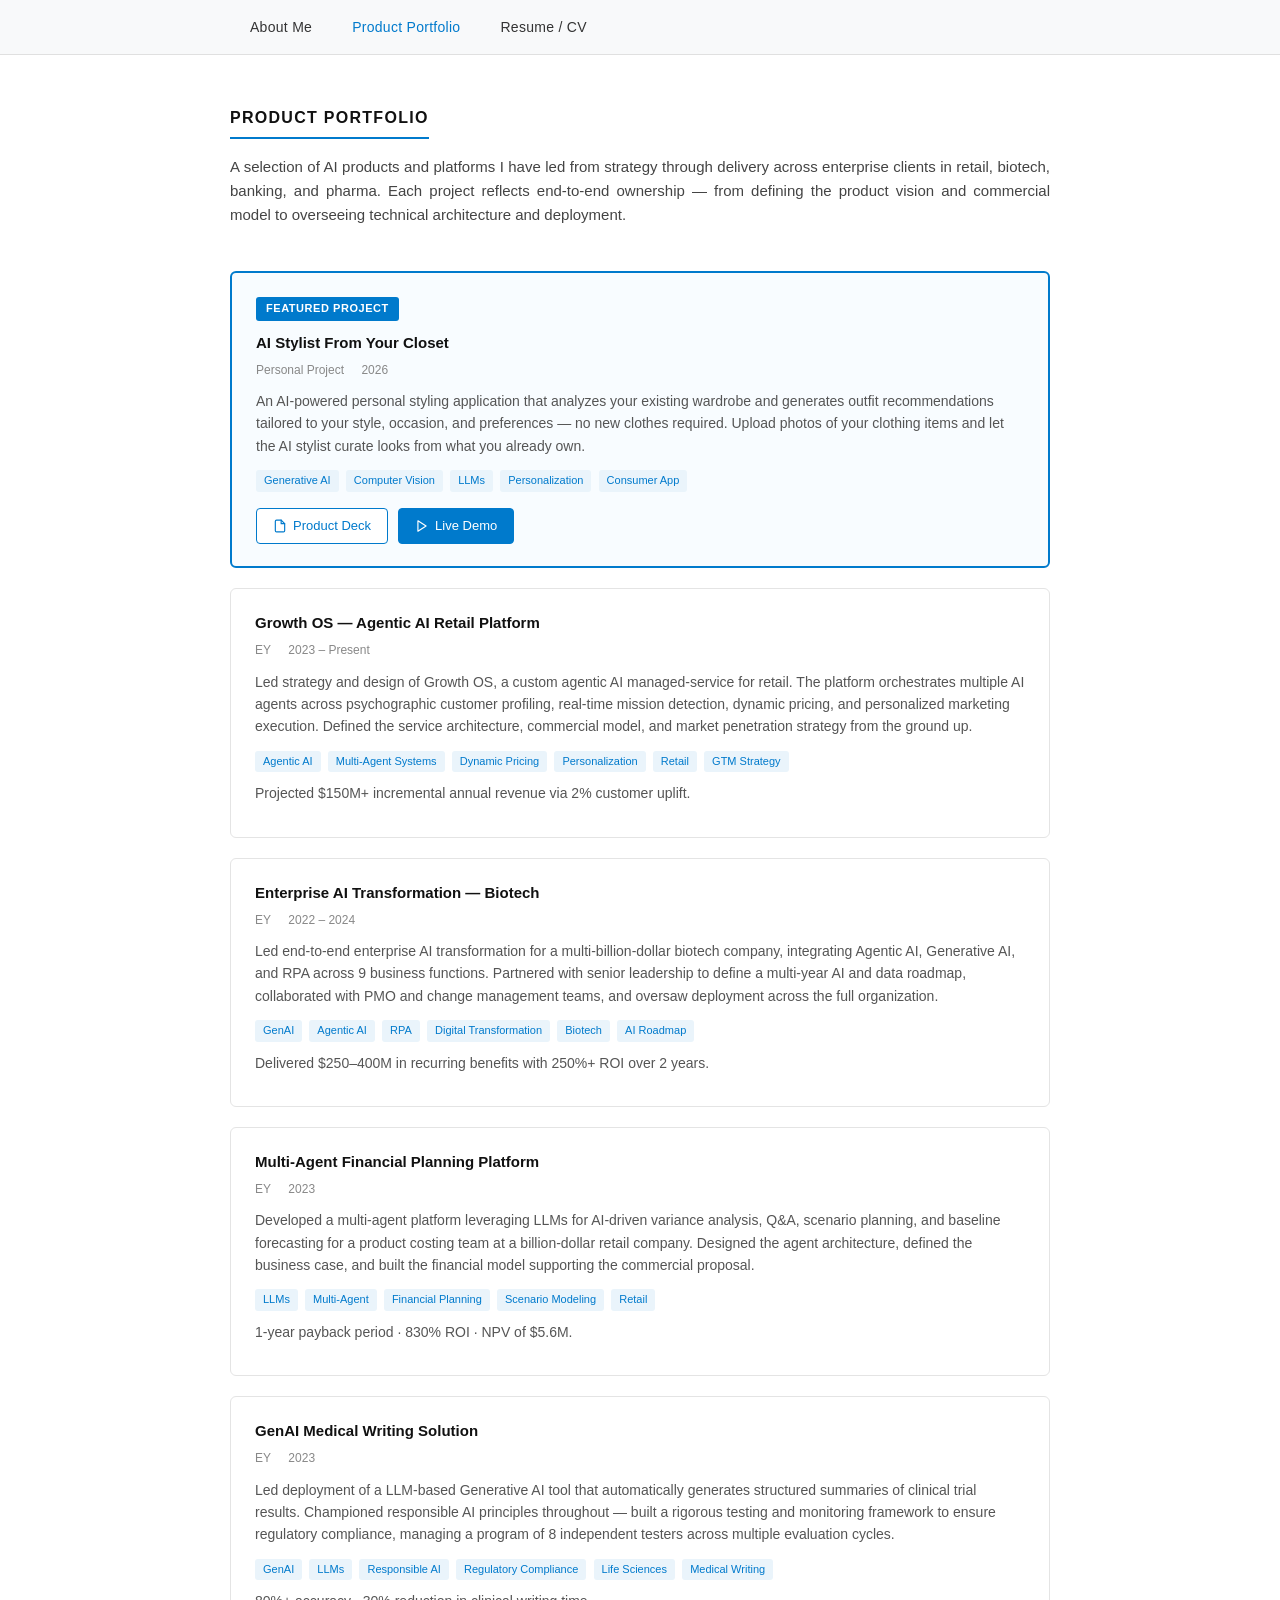
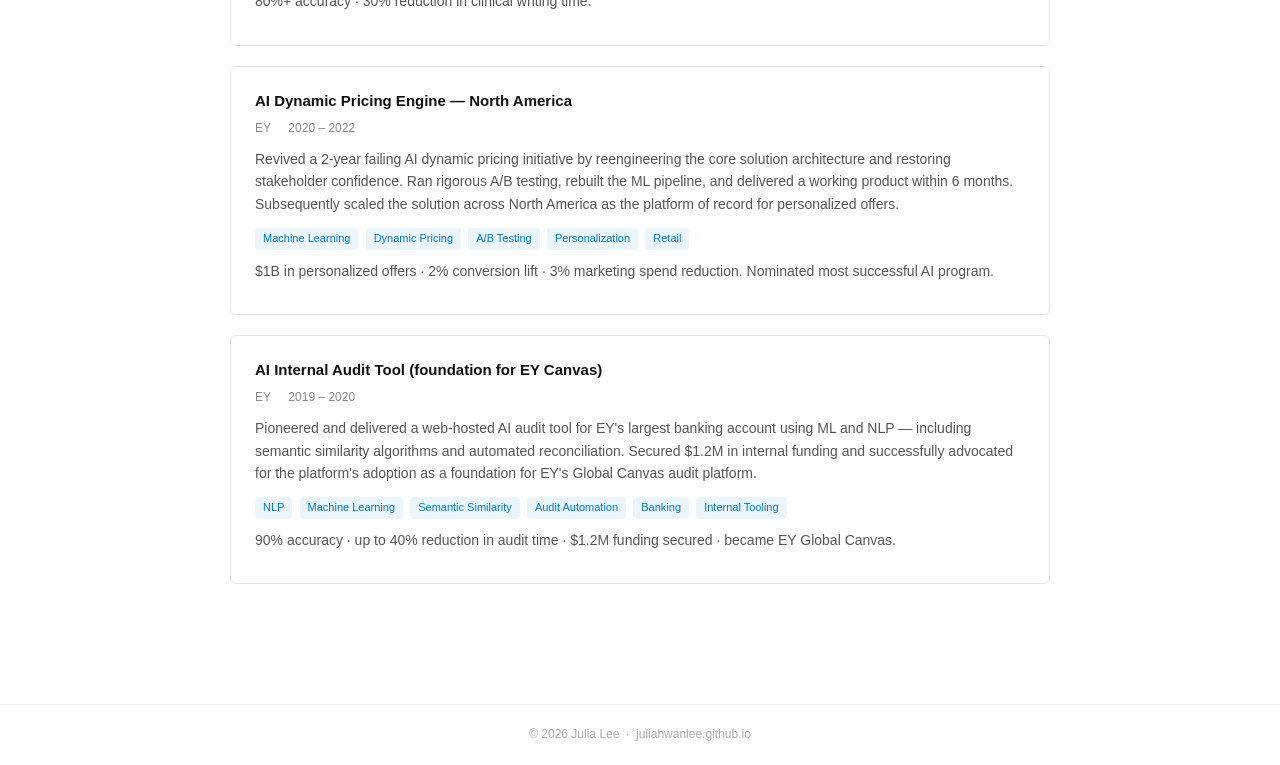
<file: portfolio.html>
<!DOCTYPE html>
<html lang="en">
<head>
  <meta charset="UTF-8" />
  <meta name="viewport" content="width=device-width, initial-scale=1.0" />
  <title>Product Portfolio — Julia Lee</title>
  <link rel="stylesheet" href="style.css" />
</head>
<body>

<nav>
  <ul>
    <li><a href="index.html">About Me</a></li>
    <li><a href="portfolio.html" class="active">Product Portfolio</a></li>
    <li><a href="resume.html">Resume / CV</a></li>
  </ul>
</nav>

<div class="container">

  <section>
    <h2>Product Portfolio</h2>
    <p>
      A selection of AI products and platforms I have led from strategy through delivery across enterprise clients in retail, biotech, banking, and pharma. Each project reflects end-to-end ownership — from defining the product vision and commercial model to overseeing technical architecture and deployment.
    </p>
  </section>

  <div class="portfolio-grid">

    <div class="card featured">
      <div class="featured-badge">Featured Project</div>
      <h3>AI Stylist From Your Closet</h3>
      <div class="card-meta">
        <span>Personal Project</span>
        <span>2026</span>
      </div>
      <p>
        An AI-powered personal styling application that analyzes your existing wardrobe and generates outfit recommendations tailored to your style, occasion, and preferences — no new clothes required. Upload photos of your clothing items and let the AI stylist curate looks from what you already own.
      </p>
      <div>
        <span class="tag">Generative AI</span>
        <span class="tag">Computer Vision</span>
        <span class="tag">LLMs</span>
        <span class="tag">Personalization</span>
        <span class="tag">Consumer App</span>
      </div>
      <div class="card-links">
        <a href="closetfinder_deck.pptx" class="card-btn" download>
          <svg xmlns="http://www.w3.org/2000/svg" width="14" height="14" viewBox="0 0 24 24" fill="none" stroke="currentColor" stroke-width="2" stroke-linecap="round" stroke-linejoin="round"><path d="M14 2H6a2 2 0 0 0-2 2v16a2 2 0 0 0 2 2h12a2 2 0 0 0 2-2V8z"/><polyline points="14 2 14 8 20 8"/></svg>
          Product Deck
        </a>
        <a href="app/index.html" class="card-btn card-btn-primary">
          <svg xmlns="http://www.w3.org/2000/svg" width="14" height="14" viewBox="0 0 24 24" fill="none" stroke="currentColor" stroke-width="2" stroke-linecap="round" stroke-linejoin="round"><polygon points="5 3 19 12 5 21 5 3"/></svg>
          Live Demo
        </a>
      </div>
    </div>

    <div class="card">
      <h3>Growth OS — Agentic AI Retail Platform</h3>
      <div class="card-meta">
        <span>EY</span>
        <span>2023 – Present</span>
      </div>
      <p>
        Led strategy and design of Growth OS, a custom agentic AI managed-service for retail. The platform orchestrates multiple AI agents across psychographic customer profiling, real-time mission detection, dynamic pricing, and personalized marketing execution. Defined the service architecture, commercial model, and market penetration strategy from the ground up.
      </p>
      <div>
        <span class="tag">Agentic AI</span>
        <span class="tag">Multi-Agent Systems</span>
        <span class="tag">Dynamic Pricing</span>
        <span class="tag">Personalization</span>
        <span class="tag">Retail</span>
        <span class="tag">GTM Strategy</span>
      </div>
      <p class="impact">Projected $150M+ incremental annual revenue via 2% customer uplift.</p>
    </div>

    <div class="card">
      <h3>Enterprise AI Transformation — Biotech</h3>
      <div class="card-meta">
        <span>EY</span>
        <span>2022 – 2024</span>
      </div>
      <p>
        Led end-to-end enterprise AI transformation for a multi-billion-dollar biotech company, integrating Agentic AI, Generative AI, and RPA across 9 business functions. Partnered with senior leadership to define a multi-year AI and data roadmap, collaborated with PMO and change management teams, and oversaw deployment across the full organization.
      </p>
      <div>
        <span class="tag">GenAI</span>
        <span class="tag">Agentic AI</span>
        <span class="tag">RPA</span>
        <span class="tag">Digital Transformation</span>
        <span class="tag">Biotech</span>
        <span class="tag">AI Roadmap</span>
      </div>
      <p class="impact">Delivered $250–400M in recurring benefits with 250%+ ROI over 2 years.</p>
    </div>

    <div class="card">
      <h3>Multi-Agent Financial Planning Platform</h3>
      <div class="card-meta">
        <span>EY</span>
        <span>2023</span>
      </div>
      <p>
        Developed a multi-agent platform leveraging LLMs for AI-driven variance analysis, Q&amp;A, scenario planning, and baseline forecasting for a product costing team at a billion-dollar retail company. Designed the agent architecture, defined the business case, and built the financial model supporting the commercial proposal.
      </p>
      <div>
        <span class="tag">LLMs</span>
        <span class="tag">Multi-Agent</span>
        <span class="tag">Financial Planning</span>
        <span class="tag">Scenario Modeling</span>
        <span class="tag">Retail</span>
      </div>
      <p class="impact">1-year payback period · 830% ROI · NPV of $5.6M.</p>
    </div>

    <div class="card">
      <h3>GenAI Medical Writing Solution</h3>
      <div class="card-meta">
        <span>EY</span>
        <span>2023</span>
      </div>
      <p>
        Led deployment of a LLM-based Generative AI tool that automatically generates structured summaries of clinical trial results. Championed responsible AI principles throughout — built a rigorous testing and monitoring framework to ensure regulatory compliance, managing a program of 8 independent testers across multiple evaluation cycles.
      </p>
      <div>
        <span class="tag">GenAI</span>
        <span class="tag">LLMs</span>
        <span class="tag">Responsible AI</span>
        <span class="tag">Regulatory Compliance</span>
        <span class="tag">Life Sciences</span>
        <span class="tag">Medical Writing</span>
      </div>
      <p class="impact">80%+ accuracy · 30% reduction in clinical writing time.</p>
    </div>

    <div class="card">
      <h3>AI Dynamic Pricing Engine — North America</h3>
      <div class="card-meta">
        <span>EY</span>
        <span>2020 – 2022</span>
      </div>
      <p>
        Revived a 2-year failing AI dynamic pricing initiative by reengineering the core solution architecture and restoring stakeholder confidence. Ran rigorous A/B testing, rebuilt the ML pipeline, and delivered a working product within 6 months. Subsequently scaled the solution across North America as the platform of record for personalized offers.
      </p>
      <div>
        <span class="tag">Machine Learning</span>
        <span class="tag">Dynamic Pricing</span>
        <span class="tag">A/B Testing</span>
        <span class="tag">Personalization</span>
        <span class="tag">Retail</span>
      </div>
      <p class="impact">$1B in personalized offers · 2% conversion lift · 3% marketing spend reduction. Nominated most successful AI program.</p>
    </div>

    <div class="card">
      <h3>AI Internal Audit Tool (foundation for EY Canvas)</h3>
      <div class="card-meta">
        <span>EY</span>
        <span>2019 – 2020</span>
      </div>
      <p>
        Pioneered and delivered a web-hosted AI audit tool for EY's largest banking account using ML and NLP — including semantic similarity algorithms and automated reconciliation. Secured $1.2M in internal funding and successfully advocated for the platform's adoption as a foundation for EY's Global Canvas audit platform.
      </p>
      <div>
        <span class="tag">NLP</span>
        <span class="tag">Machine Learning</span>
        <span class="tag">Semantic Similarity</span>
        <span class="tag">Audit Automation</span>
        <span class="tag">Banking</span>
        <span class="tag">Internal Tooling</span>
      </div>
      <p class="impact">90% accuracy · up to 40% reduction in audit time · $1.2M funding secured · became EY Global Canvas.</p>
    </div>

  </div>

</div>

<footer>
  &copy; 2026 Julia Lee &nbsp;·&nbsp; juliahwanlee.github.io
</footer>

</body>
</html>
</file>
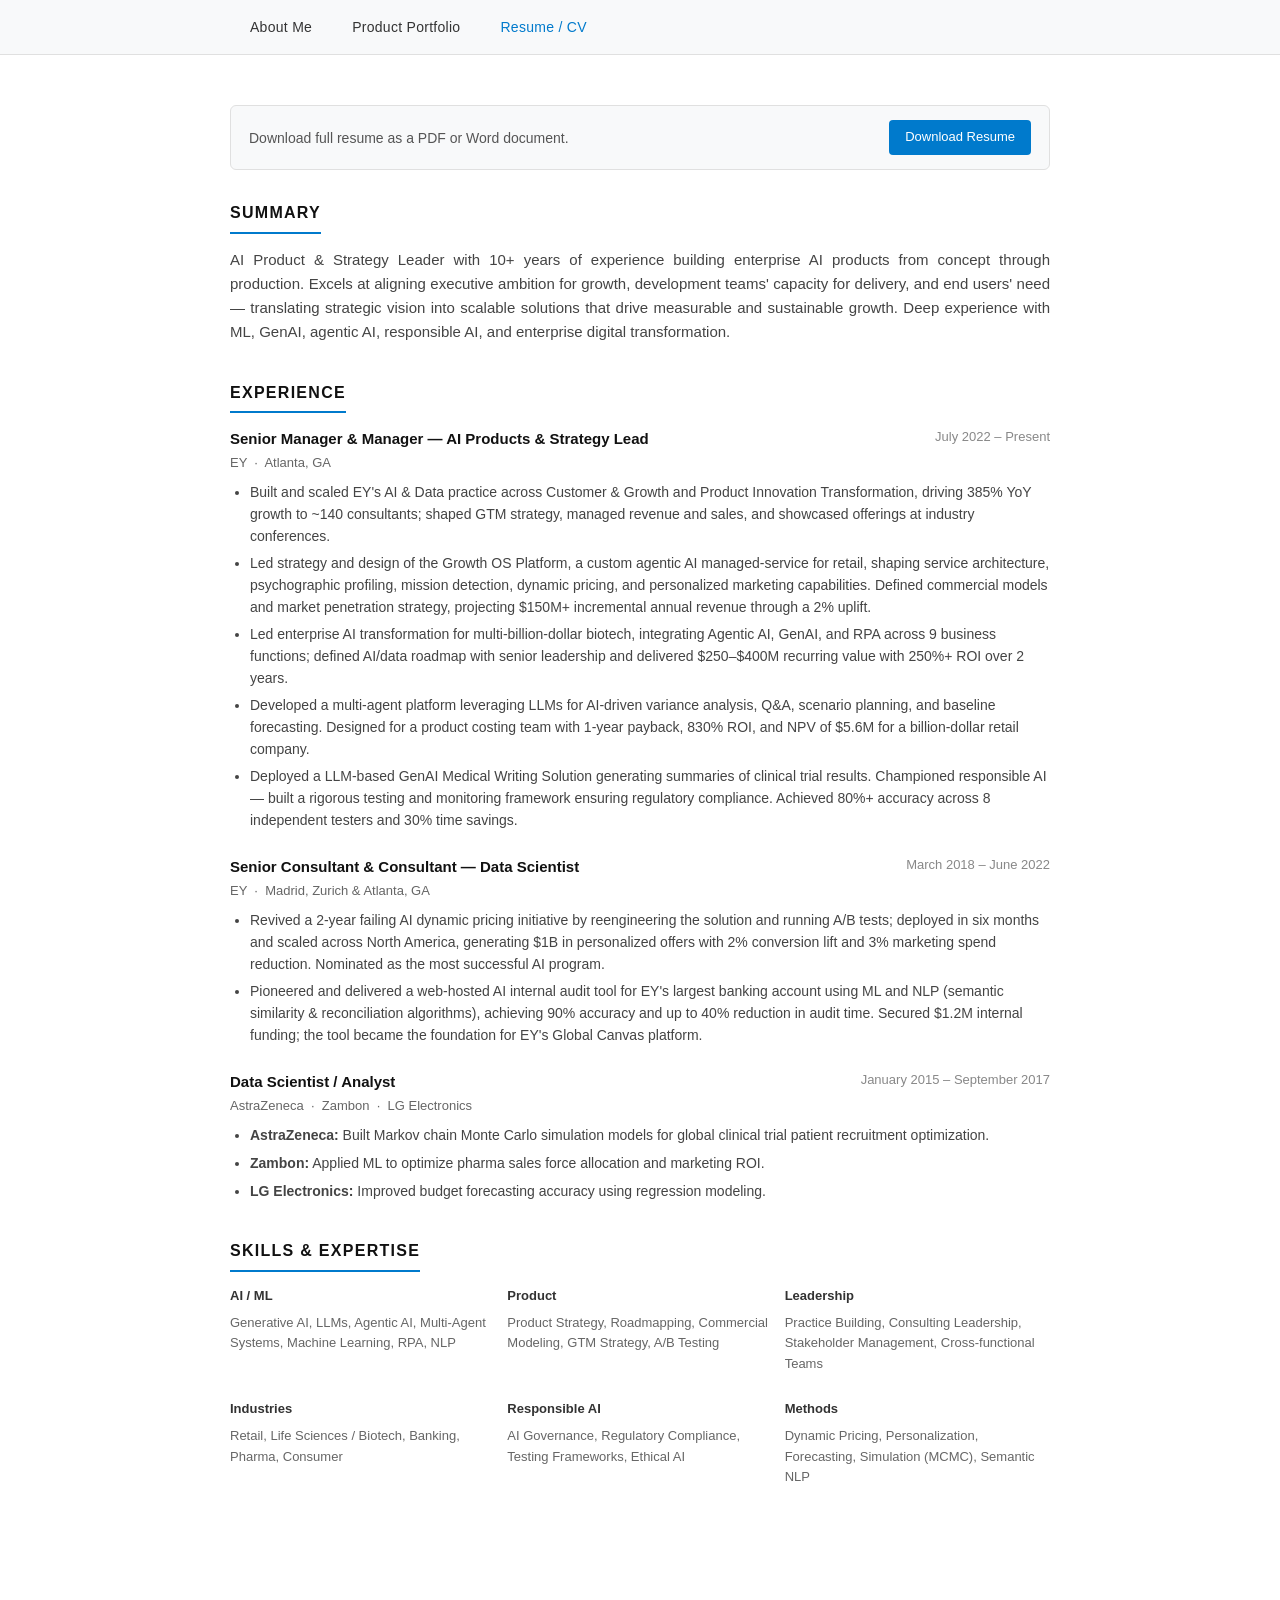
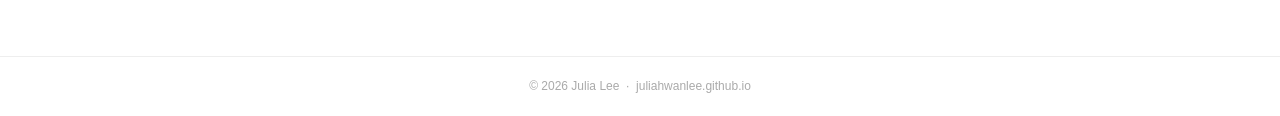
<file: resume.html>
<!DOCTYPE html>
<html lang="en">
<head>
  <meta charset="UTF-8" />
  <meta name="viewport" content="width=device-width, initial-scale=1.0" />
  <title>Resume / CV — Julia Lee</title>
  <link rel="stylesheet" href="style.css" />
</head>
<body>

<nav>
  <ul>
    <li><a href="index.html">About Me</a></li>
    <li><a href="portfolio.html">Product Portfolio</a></li>
    <li><a href="resume.html" class="active">Resume / CV</a></li>
  </ul>
</nav>

<div class="container">

  <div class="resume-download">
    <span>Download full resume as a PDF or Word document.</span>
    <a class="btn" href="JuliaLee_Resume.docx" download>Download Resume</a>
  </div>

  <!-- SUMMARY -->
  <div class="resume-section">
    <h2>Summary</h2>
    <p>
      AI Product &amp; Strategy Leader with 10+ years of experience building enterprise AI products from concept through production. Excels at aligning executive ambition for growth, development teams' capacity for delivery, and end users' need — translating strategic vision into scalable solutions that drive measurable and sustainable growth. Deep experience with ML, GenAI, agentic AI, responsible AI, and enterprise digital transformation.
    </p>
  </div>

  <!-- EXPERIENCE -->
  <div class="resume-section">
    <h2>Experience</h2>

    <div class="job">
      <div class="job-header">
        <h3>Senior Manager &amp; Manager — AI Products &amp; Strategy Lead</h3>
        <span class="dates">July 2022 – Present</span>
      </div>
      <div class="company">EY &nbsp;·&nbsp; Atlanta, GA</div>
      <ul>
        <li>Built and scaled EY's AI &amp; Data practice across Customer &amp; Growth and Product Innovation Transformation, driving 385% YoY growth to ~140 consultants; shaped GTM strategy, managed revenue and sales, and showcased offerings at industry conferences.</li>
        <li>Led strategy and design of the Growth OS Platform, a custom agentic AI managed-service for retail, shaping service architecture, psychographic profiling, mission detection, dynamic pricing, and personalized marketing capabilities. Defined commercial models and market penetration strategy, projecting $150M+ incremental annual revenue through a 2% uplift.</li>
        <li>Led enterprise AI transformation for multi-billion-dollar biotech, integrating Agentic AI, GenAI, and RPA across 9 business functions; defined AI/data roadmap with senior leadership and delivered $250–$400M recurring value with 250%+ ROI over 2 years.</li>
        <li>Developed a multi-agent platform leveraging LLMs for AI-driven variance analysis, Q&amp;A, scenario planning, and baseline forecasting. Designed for a product costing team with 1-year payback, 830% ROI, and NPV of $5.6M for a billion-dollar retail company.</li>
        <li>Deployed a LLM-based GenAI Medical Writing Solution generating summaries of clinical trial results. Championed responsible AI — built a rigorous testing and monitoring framework ensuring regulatory compliance. Achieved 80%+ accuracy across 8 independent testers and 30% time savings.</li>
      </ul>
    </div>

    <div class="job">
      <div class="job-header">
        <h3>Senior Consultant &amp; Consultant — Data Scientist</h3>
        <span class="dates">March 2018 – June 2022</span>
      </div>
      <div class="company">EY &nbsp;·&nbsp; Madrid, Zurich &amp; Atlanta, GA</div>
      <ul>
        <li>Revived a 2-year failing AI dynamic pricing initiative by reengineering the solution and running A/B tests; deployed in six months and scaled across North America, generating $1B in personalized offers with 2% conversion lift and 3% marketing spend reduction. Nominated as the most successful AI program.</li>
        <li>Pioneered and delivered a web-hosted AI internal audit tool for EY's largest banking account using ML and NLP (semantic similarity &amp; reconciliation algorithms), achieving 90% accuracy and up to 40% reduction in audit time. Secured $1.2M internal funding; the tool became the foundation for EY's Global Canvas platform.</li>
      </ul>
    </div>

    <div class="job">
      <div class="job-header">
        <h3>Data Scientist / Analyst</h3>
        <span class="dates">January 2015 – September 2017</span>
      </div>
      <div class="company">AstraZeneca &nbsp;·&nbsp; Zambon &nbsp;·&nbsp; LG Electronics</div>
      <ul>
        <li><strong>AstraZeneca:</strong> Built Markov chain Monte Carlo simulation models for global clinical trial patient recruitment optimization.</li>
        <li><strong>Zambon:</strong> Applied ML to optimize pharma sales force allocation and marketing ROI.</li>
        <li><strong>LG Electronics:</strong> Improved budget forecasting accuracy using regression modeling.</li>
      </ul>
    </div>

  </div>

  <!-- SKILLS -->
  <div class="resume-section">
    <h2>Skills &amp; Expertise</h2>
    <div class="skills-grid">
      <div class="skill-group">
        <h4>AI / ML</h4>
        <p>Generative AI, LLMs, Agentic AI, Multi-Agent Systems, Machine Learning, RPA, NLP</p>
      </div>
      <div class="skill-group">
        <h4>Product</h4>
        <p>Product Strategy, Roadmapping, Commercial Modeling, GTM Strategy, A/B Testing</p>
      </div>
      <div class="skill-group">
        <h4>Leadership</h4>
        <p>Practice Building, Consulting Leadership, Stakeholder Management, Cross-functional Teams</p>
      </div>
      <div class="skill-group">
        <h4>Industries</h4>
        <p>Retail, Life Sciences / Biotech, Banking, Pharma, Consumer</p>
      </div>
      <div class="skill-group">
        <h4>Responsible AI</h4>
        <p>AI Governance, Regulatory Compliance, Testing Frameworks, Ethical AI</p>
      </div>
      <div class="skill-group">
        <h4>Methods</h4>
        <p>Dynamic Pricing, Personalization, Forecasting, Simulation (MCMC), Semantic NLP</p>
      </div>
    </div>
  </div>

</div>

<footer>
  &copy; 2026 Julia Lee &nbsp;·&nbsp; juliahwanlee.github.io
</footer>

</body>
</html>
</file>
<file: style.css>
* {
  margin: 0;
  padding: 0;
  box-sizing: border-box;
}

body {
  font-family: "Helvetica Neue", Helvetica, Arial, sans-serif;
  font-size: 15px;
  color: #333;
  background-color: #fff;
  line-height: 1.6;
}

/* NAV */
nav {
  background-color: #f8f9fa;
  border-bottom: 1px solid #e0e0e0;
  position: sticky;
  top: 0;
  z-index: 100;
}

nav ul {
  display: flex;
  list-style: none;
  max-width: 860px;
  margin: 0 auto;
  padding: 0 20px;
}

nav ul li a {
  display: block;
  padding: 16px 20px;
  text-decoration: none;
  color: #333;
  font-size: 14px;
  font-weight: 500;
  letter-spacing: 0.02em;
  transition: color 0.2s;
}

nav ul li a:hover,
nav ul li a.active {
  color: #007acc;
}

/* MAIN CONTAINER */
.container {
  max-width: 860px;
  margin: 0 auto;
  padding: 50px 20px 80px;
}

/* PAGE HEADER */
.page-header {
  display: flex;
  align-items: flex-start;
  gap: 36px;
  margin-bottom: 40px;
  padding-bottom: 36px;
  border-bottom: 1px solid #e8e8e8;
}

.page-header img {
  width: 150px;
  height: 150px;
  border-radius: 50%;
  object-fit: cover;
  object-position: top;
  flex-shrink: 0;
  border: 3px solid #e8e8e8;
}

.page-header-text h1 {
  font-size: 26px;
  font-weight: 600;
  margin-bottom: 4px;
  color: #111;
}

.page-header-text .title {
  font-size: 14px;
  color: #666;
  margin-bottom: 14px;
}

.contact-links {
  display: flex;
  flex-wrap: wrap;
  gap: 8px;
  margin-top: 12px;
}

.contact-links a {
  color: #007acc;
  text-decoration: none;
  font-size: 13px;
  border: 1px solid #c8dff0;
  padding: 3px 10px;
  border-radius: 3px;
  transition: background 0.2s;
}

.contact-links a:hover {
  background-color: #eaf4fb;
}

/* SECTIONS */
section {
  margin-bottom: 44px;
}

section h2 {
  font-size: 16px;
  font-weight: 600;
  text-transform: uppercase;
  letter-spacing: 0.08em;
  color: #111;
  margin-bottom: 16px;
  padding-bottom: 6px;
  border-bottom: 2px solid #007acc;
  display: inline-block;
}

p {
  text-align: justify;
  color: #444;
  margin-bottom: 12px;
}

/* HIGHLIGHTS */
.highlights {
  list-style: none;
  padding: 0;
  margin-bottom: 0;
}

.highlights li {
  padding: 8px 0 8px 18px;
  border-bottom: 1px solid #f0f0f0;
  color: #444;
  position: relative;
}

.highlights li::before {
  content: "▸";
  position: absolute;
  left: 0;
  color: #007acc;
  font-size: 12px;
  top: 10px;
}

.highlights li:last-child {
  border-bottom: none;
}

/* PORTFOLIO CARDS */
.portfolio-grid {
  display: grid;
  gap: 20px;
}

.card {
  border: 1px solid #e4e4e4;
  border-radius: 6px;
  padding: 22px 24px;
  transition: box-shadow 0.2s;
}

.card:hover {
  box-shadow: 0 3px 12px rgba(0,0,0,0.08);
}

.card h3 {
  font-size: 15px;
  font-weight: 600;
  color: #111;
  margin-bottom: 6px;
}

.card .card-meta {
  font-size: 12px;
  color: #888;
  margin-bottom: 10px;
}

.card .card-meta span {
  margin-right: 14px;
}

.card p {
  font-size: 14px;
  color: #555;
  margin-bottom: 10px;
  text-align: left;
}

/* FEATURED CARD */
.card.featured {
  border: 2px solid #007acc;
  background: #f8fcff;
  position: relative;
}

.featured-badge {
  display: inline-block;
  background: #007acc;
  color: #fff;
  font-size: 11px;
  font-weight: 600;
  letter-spacing: 0.05em;
  text-transform: uppercase;
  padding: 3px 10px;
  border-radius: 3px;
  margin-bottom: 10px;
}

.card-links {
  display: flex;
  gap: 10px;
  margin-top: 14px;
  flex-wrap: wrap;
}

.card-btn {
  display: inline-flex;
  align-items: center;
  gap: 6px;
  padding: 7px 16px;
  border-radius: 4px;
  font-size: 13px;
  font-weight: 500;
  text-decoration: none;
  border: 1px solid #007acc;
  color: #007acc;
  background: #fff;
  transition: background 0.2s, color 0.2s;
}

.card-btn:hover {
  background: #eaf4fb;
}

.card-btn-primary {
  background: #007acc;
  color: #fff;
}

.card-btn-primary:hover {
  background: #005fa3;
  color: #fff;
}

.tag {
  display: inline-block;
  background: #eaf4fb;
  color: #007acc;
  font-size: 11px;
  padding: 2px 8px;
  border-radius: 3px;
  margin: 2px 3px 2px 0;
}

.impact {
  font-size: 13px;
  color: #2a7a2a;
  font-weight: 500;
  margin-top: 8px;
}

/* RESUME */
.resume-section {
  margin-bottom: 36px;
}

.resume-section h2 {
  font-size: 16px;
  font-weight: 600;
  text-transform: uppercase;
  letter-spacing: 0.08em;
  color: #111;
  margin-bottom: 14px;
  padding-bottom: 6px;
  border-bottom: 2px solid #007acc;
  display: inline-block;
}

.job {
  margin-bottom: 24px;
}

.job-header {
  display: flex;
  justify-content: space-between;
  align-items: flex-start;
  flex-wrap: wrap;
  gap: 4px;
  margin-bottom: 2px;
}

.job-header h3 {
  font-size: 15px;
  font-weight: 600;
  color: #111;
}

.job-header .dates {
  font-size: 13px;
  color: #888;
  white-space: nowrap;
}

.job .company {
  font-size: 13px;
  color: #666;
  margin-bottom: 8px;
}

.job ul {
  padding-left: 20px;
  color: #444;
}

.job ul li {
  font-size: 14px;
  margin-bottom: 6px;
  line-height: 1.55;
}

.skills-grid {
  display: grid;
  grid-template-columns: repeat(auto-fill, minmax(200px, 1fr));
  gap: 12px;
}

.skill-group h4 {
  font-size: 13px;
  font-weight: 600;
  color: #333;
  margin-bottom: 6px;
}

.skill-group p {
  font-size: 13px;
  color: #666;
  text-align: left;
}

.resume-download {
  margin-bottom: 30px;
  padding: 14px 18px;
  background: #f8f9fa;
  border: 1px solid #e0e0e0;
  border-radius: 6px;
  display: flex;
  align-items: center;
  justify-content: space-between;
  flex-wrap: wrap;
  gap: 10px;
}

.resume-download span {
  font-size: 14px;
  color: #555;
}

.btn {
  background: #007acc;
  color: #fff;
  text-decoration: none;
  padding: 7px 16px;
  border-radius: 4px;
  font-size: 13px;
  font-weight: 500;
  transition: background 0.2s;
}

.btn:hover {
  background: #005fa3;
}

/* FOOTER */
footer {
  text-align: center;
  font-size: 12px;
  color: #aaa;
  padding: 20px;
  border-top: 1px solid #eee;
  margin-top: 40px;
}

/* RESPONSIVE */
@media (max-width: 600px) {
  .page-header {
    flex-direction: column;
    align-items: center;
    text-align: center;
  }

  .contact-links {
    justify-content: center;
  }

  .job-header {
    flex-direction: column;
  }
}
</file>
